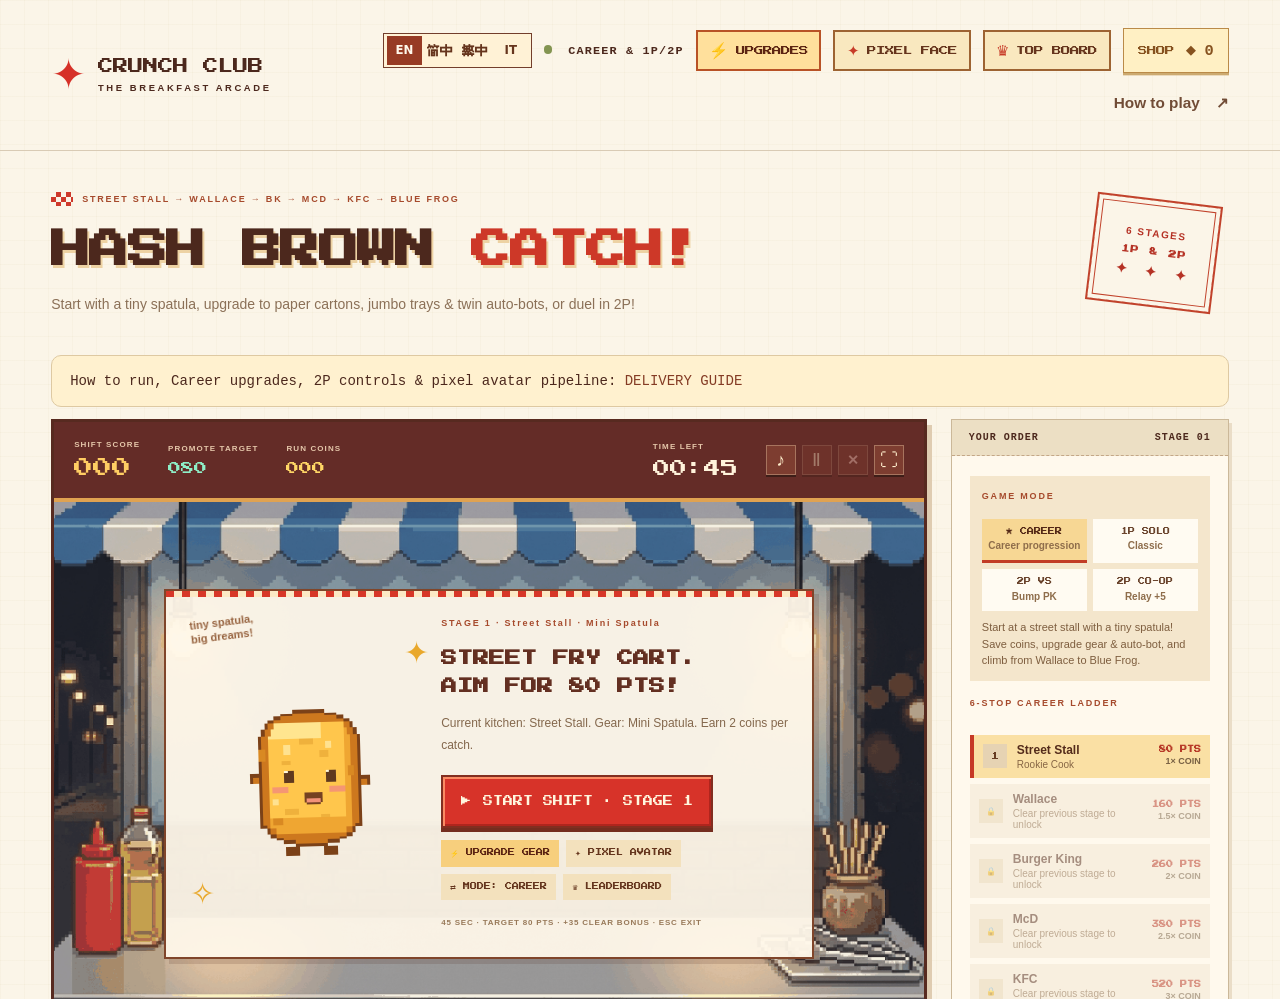
<file: index.html>
<!doctype html><html lang="en"><meta charset="utf-8"><meta name="viewport" content="width=device-width"><title>Hash Brown Catch</title><meta http-equiv="refresh" content="0; url=game/index.html"><p><a href="game/index.html">Play Hash Brown Catch</a></p></html>
</file>
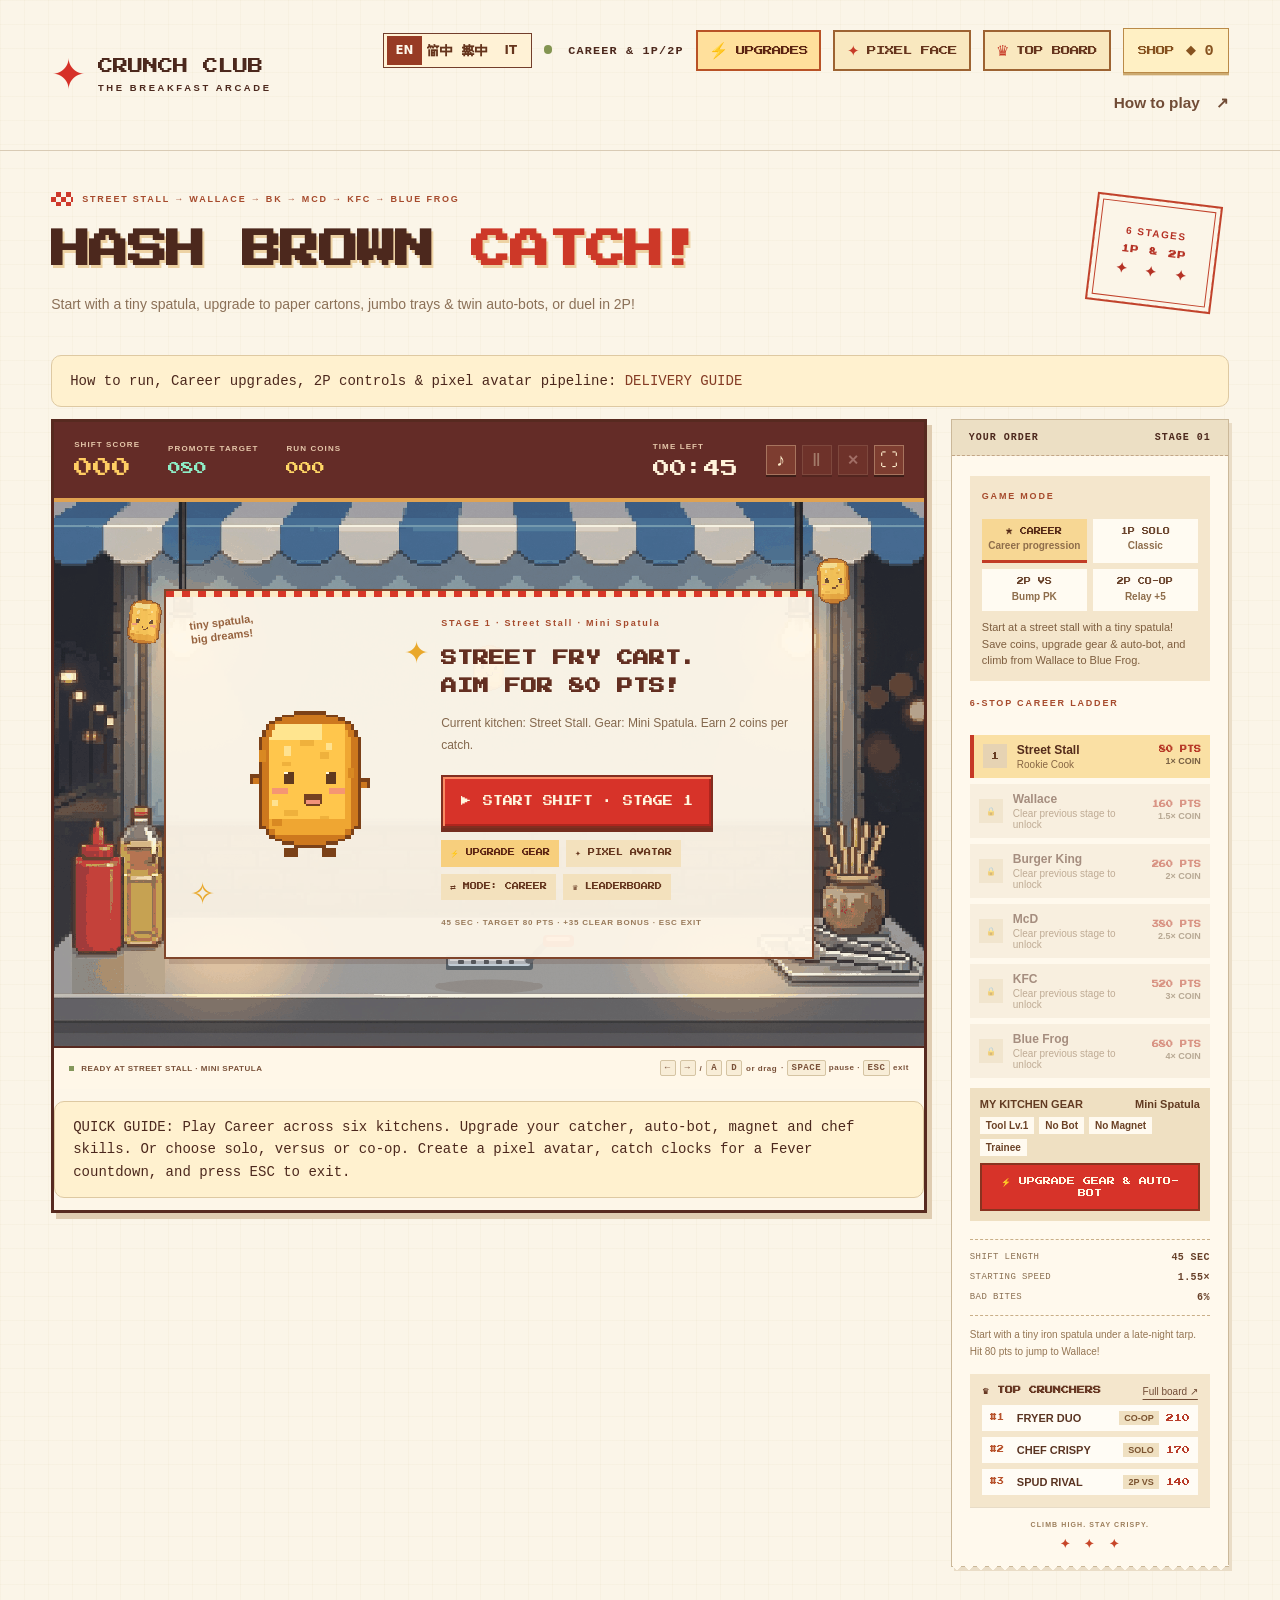
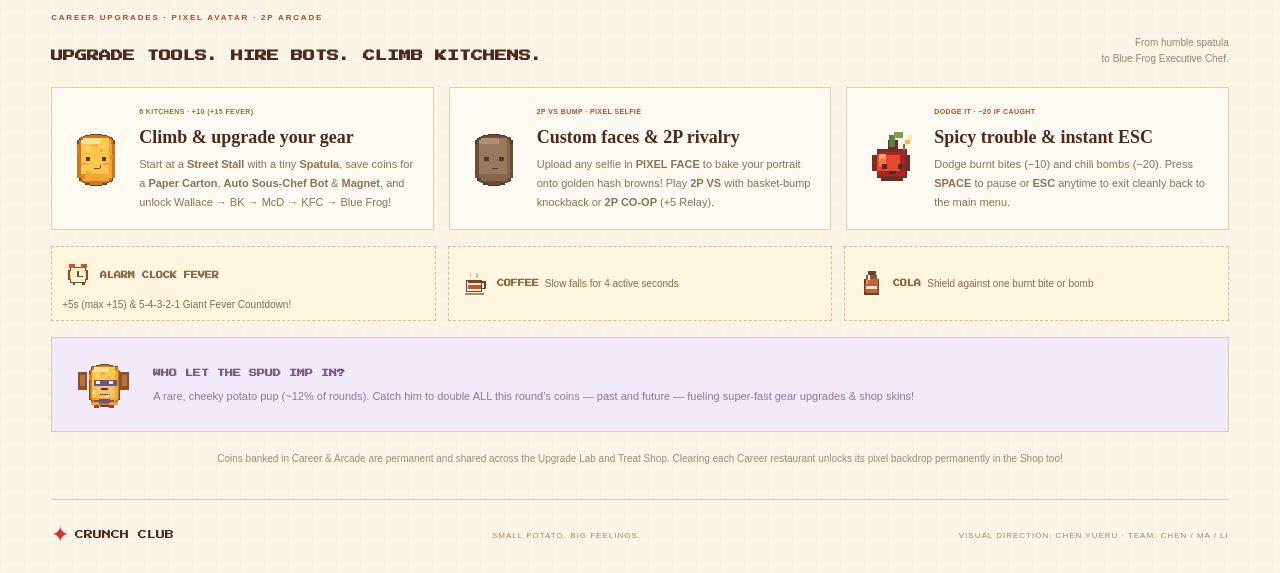
<file: game/index.html>
<!DOCTYPE html>
<html lang="en" translate="no">
<head>
<meta charset="utf-8"/>
<meta content="notranslate" name="google"/>
<meta content="width=device-width, initial-scale=1" name="viewport"/>
<meta content="#f9f1df" name="theme-color"/>
<meta content="Small potato. Big feelings. Climb the 6-stage Career from Street Cart to Wallace, Burger King, McD, KFC &amp; Blue Frog, upgrade from spatula to twin auto-catchers, bake your pixel face, and rule the leaderboard!" name="description"/>
<title>Hash Brown Catch - 2026-11-19</title>
<link href="assets/favicon.svg" rel="icon" type="image/svg+xml"/>
<link href="style.css" rel="stylesheet"/>
<link href="shop.css" rel="stylesheet"/>
<link href="arcade.css?v=header118" rel="stylesheet"/>
<script src="i18n.js?v=italiano1"></script>
<script defer="" src="assets/p5.min.js"></script>
<script defer="" src="game-core.js"></script>
<script defer="" src="economy.js"></script>
<script defer="" src="arcade.js"></script>
<script defer="" src="game.js"></script>
<script defer="" src="shop.js"></script>
<style>.stage-banner{padding:10px 18px;text-align:center;background:#733e2b;color:#fff5df;font:600 12px/1.6 monospace;letter-spacing:.04em}.stage-note{padding:14px 18px;background:#fff1cf;border:1px solid #dec9a2;border-radius:10px;font:14px/1.6 monospace;margin:12px 0}.stage-note a{color:#843b24} [hidden]{display:none!important}</style>
<style>#language-toggle{min-width:66px;position:relative;z-index:20}.language-dock{position:fixed!important;right:16px;top:12px;z-index:2147483647!important;background:#fff3d4;border:2px solid #8d392b;padding:10px 16px;border-radius:8px;color:#733e2b;cursor:pointer}dialog .language-dock{position:absolute!important;top:14px;right:54px}html.i18n-loading body{visibility:hidden}</style>
<link rel="stylesheet" href="chinese-type.css?v=display-actions"/>
</head>
<body>
<header class="site-header">
  <a aria-label="Crunch Club home" class="brand" href="#"><span aria-hidden="true" class="brand-mark">✦</span><span>CRUNCH CLUB<small>THE BREAKFAST ARCADE</small></span></a>
  <div class="header-right">
    <div class="language-picker" role="group" aria-label="Language / 語言" data-language-control>
      <button type="button" lang="en" data-lang="en" aria-pressed="false">EN</button>
      <button type="button" lang="zh-CN" data-lang="zh" aria-pressed="false">简中</button>
      <button type="button" lang="zh-HK" data-lang="zh-HK" aria-pressed="false">繁中</button>
      <button type="button" lang="it" data-lang="it" aria-pressed="false">IT</button>
    </div>
    <span class="open-sign"><i></i> CAREER &amp; 1P/2P</span>
    <button aria-label="Open catcher and automation upgrade lab" class="arcade-pill upgrade-pill" id="upgrade-button" type="button"><i aria-hidden="true">⚡</i><span>UPGRADES</span></button>
    <button aria-label="Customize pixel potato avatar" class="arcade-pill" id="avatar-button" type="button"><i aria-hidden="true">✦</i><span>PIXEL FACE</span></button>
    <button aria-label="Open Hall of Fame leaderboard" class="arcade-pill" id="leaderboard-button" type="button"><i aria-hidden="true">♛</i><span>TOP BOARD</span></button>
    <button aria-label="Open the shop" class="wallet-button" id="shop-button" type="button"><span>SHOP</span> <b>◈ <span id="wallet-coins">000</span></b></button>
    <button class="text-button" id="how-button" type="button">How to play <span aria-hidden="true">↗</span></button>
  </div>
</header>
<main>
<section aria-labelledby="page-title" class="intro">
  <div>
    <p class="eyebrow"><span class="checker-mini"></span> STREET STALL → WALLACE → BK → MCD → KFC → BLUE FROG</p>
    <h1 id="page-title">HASH BROWN <span>CATCH!</span></h1>
    <p class="intro-copy">Start with a tiny spatula, upgrade to paper cartons, jumbo trays &amp; twin auto-bots, or duel in 2P!</p>
  </div>
  <div class="intro-stamp"><span>6 STAGES</span><strong>1P &amp; 2P</strong><span class="stamp-stars">✦ &nbsp; ✦ &nbsp; ✦</span></div>
</section>
<p class="stage-note">How to run, Career upgrades, 2P controls &amp; pixel avatar pipeline: <a href="delivery.html">DELIVERY GUIDE</a></p>
<section aria-label="Breakfast arcade" class="game-layout">
<div class="game-shell">
  <div class="scoreboard">
    <div class="score-cell" id="primary-score-cell"><span id="score-label">SCORE</span><strong id="score">000</strong></div>
    <div class="score-cell best-cell" id="secondary-score-cell"><span id="best-label">STAGE TARGET</span><strong id="best">080</strong></div>
    <div class="score-cell coin-cell"><span>RUN COINS</span><strong id="run-coins">000</strong></div>
    <div class="timer-cell"><span>TIME LEFT</span><strong id="timer">00:45</strong></div>
    <div class="game-controls">
      <button aria-label="Mute sound" aria-pressed="false" class="icon-button" id="sound-button" title="Mute sound" type="button">♪</button>
      <button aria-label="Pause game" class="icon-button" disabled="" id="pause-button" title="Pause game (SPACE)" type="button">Ⅱ</button>
      <button aria-label="Exit to menu (ESC)" class="icon-button exit-btn" disabled="" id="exit-button" title="Exit to menu (ESC)" type="button">✕</button>
      <button aria-label="Enter fullscreen" class="icon-button" id="fullscreen-button" title="Fullscreen" type="button">⛶</button>
    </div>
  </div>
  <div class="playfield" id="playfield">
    <div aria-label="Game canvas: move catchers to catch golden hash browns" id="canvas-host" role="application" tabindex="0"></div>
    <div class="screen-layer" id="start-screen">
      <div class="welcome-card">
        <div class="welcome-art" id="welcome-art">
          <div class="welcome-duo">
            <canvas aria-label="Player 1 pixel hash brown mascot" class="mascot-art" height="200" id="mascot-art-p1" width="180"></canvas>
            <canvas aria-label="Player 2 pixel hash brown mascot" class="mascot-art duo-secondary" height="200" hidden="" id="mascot-art-p2" width="180"></canvas>
          </div>
          <span class="mascot-bubble" id="mascot-bubble">start small,<br/>climb big!</span>
          <span class="sparkle sparkle-one">✦</span>
          <span class="sparkle sparkle-two">✧</span>
        </div>
        <div class="welcome-copy">
          <p class="mini-label" id="welcome-mode-pill">STAGE 1 · Street Stall · MINI SPATULA</p>
          <h2 id="welcome-headline">FROM STREET STALL<br/>TO BLUE FROG.</h2>
          <p id="welcome-desc">Catch with a tiny spatula, save coins for a Paper Carton &amp; Auto Sous-Chef Bot, and unlock all 6 iconic kitchens!</p>
          <button class="primary-button" id="start-button" type="button"><span aria-hidden="true">▶</span> <span id="start-button-label">START SHIFT · STAGE 1</span></button>
          <div class="welcome-quick-actions">
            <button class="chip-button accent-chip" id="welcome-upgrade-button" type="button">⚡ UPGRADE GEAR</button>
            <button class="chip-button" id="welcome-avatar-button" type="button">✦ PIXEL AVATAR</button>
            <button class="chip-button" id="welcome-mode-button" type="button">⇄ MODE: CAREER</button>
            <button class="chip-button" id="welcome-board-button" type="button">♛ LEADERBOARD</button>
          </div>
          <span class="start-note" id="start-note">45 SEC · TARGET 80 PTS · ESC TO EXIT</span>
        </div>
      </div>
    </div>
    <div class="screen-layer" hidden="" id="pause-screen">
      <div class="modal-card pause-card">
        <span class="mini-label">TAKE A LITTLE BREATHER</span>
        <h2>ON A<br/>COFFEE BREAK.</h2>
        <p>Your potatoes can wait. Press SPACE to resume, or ESC to exit straight to the menu.</p>
        <button class="primary-button" id="resume-button" type="button">▶ BACK TO THE CRUNCH</button>
        <button class="text-button" id="quit-button" type="button">Finish shift &amp; view results</button>
        <button class="text-button" id="pause-exit-button" type="button">Exit to main menu (ESC)</button>
      </div>
    </div>
    <div class="screen-layer" hidden="" id="results-screen">
      <div class="modal-card results-card">
        <p class="mini-label" id="result-eyebrow">ORDER UP!</p>
        <h2 id="result-heading">STAY GOLDEN.</h2>
        <div class="career-result-box" hidden="" id="career-result-box">
          <div class="career-result-headline" id="career-result-headline">STAGE CLEARED!</div>
          <div class="career-result-sub" id="career-result-sub">Ready for the next kitchen!</div>
          <div class="career-result-actions">
            <button class="quick-upgrade-btn" id="results-quick-upgrade" type="button">⚡ UPGRADE GEAR</button>
            <button class="text-button" id="results-open-upgrades" type="button">All upgrades ↗</button>
          </div>
        </div>
        <div class="duel-summary" hidden="" id="duel-summary">
          <div class="duel-side p1" id="duel-p1-card">
            <canvas height="52" id="duel-p1-canvas" width="40"></canvas>
            <span id="duel-p1-name">P1</span>
            <strong id="duel-p1-score">000</strong>
          </div>
          <div class="duel-vs" id="duel-vs-label">VS</div>
          <div class="duel-side p2" id="duel-p2-card">
            <canvas height="52" id="duel-p2-canvas" width="40"></canvas>
            <span id="duel-p2-name">P2</span>
            <strong id="duel-p2-score">000</strong>
          </div>
        </div>
        <div class="result-score"><span id="result-score-caption">YOUR SCORE</span><strong id="final-score">000</strong></div>
        <div class="board-submit-box">
          <div class="board-submit-row">
            <input aria-label="Leaderboard player or team name" id="board-name-input" maxlength="12" placeholder="CRISPY P1" type="text"/>
            <button class="small-button" id="board-save-button" type="button">♛ SAVE TO BOARD</button>
            <button class="text-button" id="results-board-button" type="button">Leaderboard ↗</button>
          </div>
          <span class="board-save-status" id="board-save-status">Record your pixel potato on the Hall of Fame!</span>
        </div>
        <div class="earnings-receipt">
          <strong id="round-earnings">+0 COINS BANKED</strong>
          <span id="round-boost"></span>
          <span id="result-wallet">WALLET 0 COINS</span>
          <button class="text-button" id="results-shop-button" type="button">Cosmetic shop &amp; scenes ↗</button>
        </div>
        <p id="result-message">Small potato. Big achievement.</p>
        <div class="result-stats">
          <div><strong id="final-caught">0</strong><span>CAUGHT</span></div>
          <div><strong id="final-missed">0</strong><span>MASHED</span></div>
          <div><strong id="final-hazards">0</strong><span>OOPSIES</span></div>
          <div><strong id="final-streak">0</strong><span id="final-fourth-label">BEST STREAK</span></div>
        </div>
        <p class="record-message" id="record-message"></p>
        <button class="primary-button" id="replay-button" type="button">↻ PLAY AGAIN · R</button>
        <button class="text-button" id="menu-button" type="button">Back to the menu · ESC</button>
      </div>
    </div>
    <div class="loading-error" hidden="" id="loading-error">Our fryer needs a moment. Please reload to try again.</div>
    <span class="live-badge" hidden="" id="live-badge">STAGE 1 · STREET CART</span>
    <span class="combo-badge" hidden="" id="combo-badge">5 IN A ROW!</span>
    <span aria-live="polite" class="power-status" id="power-status"></span>
  </div>
  <div class="game-bottom">
    <span><b class="status-dot"></b><span id="game-status">YOUR SPATULA IS READY</span></span>
    <span class="controls-hint" id="controls-hint"><kbd>←</kbd><kbd>→</kbd> / <kbd>A</kbd><kbd>D</kbd> move <span class="desktop-hint">· <kbd>SPACE</kbd> pause · <kbd>ESC</kbd> exit</span></span>
  </div>
  <div class="stage-note" role="note">QUICK GUIDE: Play Career across six kitchens. Upgrade your catcher, auto-bot, magnet and chef skills. Or choose solo, versus or co-op. Create a pixel avatar, catch clocks for a Fever countdown, and press ESC to exit.</div>
</div>
<aside aria-labelledby="difficulty-heading" class="order-panel">
  <div class="panel-top"><span>YOUR ORDER</span><span id="panel-order-tag">CAREER</span></div>
  <div class="panel-content">
    <div class="mode-selector-block">
      <p class="mini-label">GAME MODE</p>
      <div aria-label="Choose player mode" class="mode-tabs" role="group">
        <button aria-pressed="true" class="mode-tab selected" data-play-mode="career" type="button"><strong>★ CAREER</strong><small>Career progression</small></button>
        <button aria-pressed="false" class="mode-tab" data-play-mode="1p" type="button"><strong>1P SOLO</strong><small>Classic</small></button>
        <button aria-pressed="false" class="mode-tab" data-play-mode="2p-vs" type="button"><strong>2P VS</strong><small>Bump PK</small></button>
        <button aria-pressed="false" class="mode-tab" data-play-mode="2p-coop" type="button"><strong>2P CO-OP</strong><small>Relay +5</small></button>
      </div>
      <p class="mode-note" id="mode-description">Start with a mini spatula at a street stall, upgrade gear &amp; auto-bot, and climb to Blue Frog!</p>
    </div>

    <div class="career-panel" id="career-panel">
      <p class="mini-label">6-STOP CAREER LADDER</p>
      <div aria-label="Career stages" class="career-stage-list" id="career-stage-list" role="group"></div>
      <div class="career-loadout-card">
        <div class="career-loadout-row">
          <span>MY KITCHEN GEAR</span>
          <strong id="panel-gear-summary">Mini Spatula</strong>
        </div>
        <div class="career-loadout-tags" id="panel-upgrade-tags"></div>
        <button class="career-upgrade-cta" id="panel-upgrade-button" type="button">⚡ UPGRADE GEAR &amp; AUTO-BOT</button>
      </div>
    </div>

    <div hidden="" id="arcade-difficulty-panel">
      <p class="mini-label">HOW CRISPY CAN YOU GO?</p>
      <h2 id="difficulty-heading">PICK YOUR <br/>BREAKFAST RUSH.</h2>
      <div aria-label="Choose difficulty" class="difficulty-list" role="group">
        <button aria-pressed="false" class="difficulty" data-level="easy" type="button"><span class="level-icon">☀</span><span><strong>EASY</strong><small>A slow, sunny morning</small></span><span class="level-dots">●○○○</span></button>
        <button aria-pressed="true" class="difficulty selected" data-level="medium" type="button"><span class="level-icon">✦</span><span><strong>MEDIUM</strong><small>A little breakfast bustle</small></span><span class="level-dots">●●○○</span></button>
        <button aria-pressed="false" class="difficulty" data-level="hard" type="button"><span class="level-icon">ϟ</span><span><strong>HARD</strong><small>The diner is getting busy</small></span><span class="level-dots">●●●○</span></button>
        <button aria-pressed="false" class="difficulty" data-level="hell" type="button"><span class="level-icon">♨</span><span><strong>HELL</strong><small>Someone broke the fryer</small></span><span class="level-dots">●●●●</span></button>
        <button aria-pressed="false" class="difficulty custom-choice" data-level="custom" type="button"><span class="level-icon">⚙</span><span><strong>CUSTOM</strong><small>Your kitchen. Your rules.</small></span><span class="custom-arrow">↗</span></button>
      </div>
      <div class="custom-settings" hidden="" id="custom-settings">
        <label>FALL SPEED <output id="speed-value">2.4×</output><input id="speed-setting" max="6" min="0.7" step="0.1" type="range" value="2.4"/></label>
        <label>DROPS / SECOND <output id="rate-value">1.3</output><input id="rate-setting" max="4" min="0.5" step="0.1" type="range" value="1.3"/></label>
        <label>HAZARDS <output id="hazards-value">15%</output><input id="hazards-setting" max="45" min="0" step="1" type="range" value="15"/></label>
        <label>ROUND LENGTH<select id="duration-setting"><option value="30">30 seconds</option><option selected="" value="60">60 seconds</option><option value="90">90 seconds</option><option value="120">120 seconds</option></select></label>
      </div>
    </div>

    <div class="order-summary">
      <div><span id="summary-label-1">SHIFT LENGTH</span><strong id="round-summary">45 SEC</strong></div>
      <div><span id="summary-label-2">STARTING SPEED</span><strong id="speed-summary">1.55×</strong></div>
      <div><span id="summary-label-3">BAD BITES</span><strong id="hazard-summary">6%</strong></div>
    </div>
    <p class="difficulty-description" id="difficulty-description">Start with a tiny iron spatula under a late-night tarp. Hit 80 pts to jump to Wallace!</p>
    <p class="locked-note" hidden="" id="locked-note">Kitchen settings are locked during a shift.</p>
    <div class="mini-board">
      <div class="mini-board-head">
        <strong>♛ TOP CRUNCHERS</strong>
        <button class="text-button" id="panel-board-button" type="button">Full board ↗</button>
      </div>
      <div class="mini-board-rows" id="mini-board-rows"></div>
    </div>
    <div class="panel-footer">CLIMB HIGH. STAY CRISPY.<span>✦ &nbsp; ✦ &nbsp; ✦</span></div>
  </div>
</aside>
</section>
<section aria-labelledby="how-heading" class="instructions" id="how-to-play">
  <div class="section-heading">
    <p class="eyebrow">CAREER UPGRADES · PIXEL AVATAR · 2P ARCADE</p>
    <h2 id="how-heading">UPGRADE TOOLS. HIRE BOTS. CLIMB KITCHENS.</h2>
    <span>From humble spatula<br/>to Blue Frog Executive Chef.</span>
  </div>
  <div class="rules-grid">
    <article class="rule-card"><canvas aria-label="Golden hash brown" data-item="golden" height="88" width="80"></canvas><div><span class="rule-tag good-tag">6 KITCHENS · +10 (+15 FEVER)</span><h3>Climb &amp; upgrade your gear</h3><p>Start at a <b>Street Stall</b> with a tiny <b>Spatula</b>, save coins for a <b>Paper Carton</b>, <b>Auto Sous-Chef Bot</b> &amp; <b>Magnet</b>, and unlock Wallace → BK → McD → KFC → Blue Frog!</p></div></article>
    <article class="rule-card"><canvas aria-label="Burnt hash brown" data-item="burnt" height="88" width="80"></canvas><div><span class="rule-tag">2P VS BUMP · PIXEL SELFIE</span><h3>Custom faces &amp; 2P rivalry</h3><p>Upload any selfie in <b>PIXEL FACE</b> to bake your portrait onto golden hash browns! Play <b>2P VS</b> with basket-bump knockback or <b>2P CO-OP</b> (+5 Relay).</p></div></article>
    <article class="rule-card"><canvas aria-label="Chili bomb" data-item="bomb" height="88" width="80"></canvas><div><span class="rule-tag">DODGE IT · −20 IF CAUGHT</span><h3>Spicy trouble &amp; instant ESC</h3><p>Dodge burnt bites (−10) and chili bombs (−20). Press <b>SPACE</b> to pause or <b>ESC</b> anytime to exit cleanly back to the main menu.</p></div></article>
  </div>
  <div class="bonus-rules">
    <span><canvas data-bonus="clock" height="54" width="48"></canvas><b>ALARM CLOCK FEVER</b> +5s (max +15) &amp; 5-4-3-2-1 Giant Fever Countdown!</span>
    <span><canvas data-bonus="coffee" height="54" width="48"></canvas><b>COFFEE</b> Slow falls for 4 active seconds</span>
    <span><canvas data-bonus="cola" height="54" width="48"></canvas><b>COLA</b> Shield against one burnt bite or bomb</span>
  </div>
  <div class="imp-note">
    <canvas data-dog="0" height="84" width="80"></canvas>
    <div><b>WHO LET THE SPUD IMP IN?</b><p>A rare, cheeky potato pup (~12% of rounds). Catch him to double ALL this round’s coins — past and future — fueling super-fast gear upgrades &amp; shop skins!</p></div>
  </div>
  <p class="rules-footnote">Coins banked in Career &amp; Arcade are permanent and shared across the Upgrade Lab and Treat Shop. Clearing each Career restaurant unlocks its pixel backdrop permanently in the Shop too!</p>
</section>
<footer class="site-footer">
  <a class="brand" href="#"><span class="brand-mark">✦</span><span>CRUNCH CLUB</span></a>
  <span>SMALL POTATO. BIG FEELINGS.</span>
  <span>VISUAL DIRECTION: CHEN YUERU · TEAM: CHEN / MA / LI</span>
</footer>
</main>

<dialog id="help-dialog">
  <div class="help-content">
    <button aria-label="Close instructions" class="dialog-close icon-button" id="close-help" type="button">×</button>
    <p class="mini-label">WELCOME TO THE CLUB</p>
    <h2>CLIMB, UPGRADE &amp;<br/>PARTY TOGETHER.</h2>
    <ol>
      <li><strong>Climb the 6-Kitchen Career.</strong> Start at the <em>Street Stall</em> holding a tiny <em>Mini Spatula</em>. Hit the stage score target to get promoted through <em>Wallace → Burger King → McD → KFC → Blue Frog</em> with rising wages and new restaurant backdrops!</li>
      <li><strong>Upgrade Gear &amp; Twin Auto-Catcher.</strong> Spend earned coins in <em>⚡ UPGRADES</em> (or directly on the Results card) for wider tools (<em>Paper Fry Carton → Wire Basket → Jumbo Gold Tray</em>), an <em>Auto Sous-Chef Bot</em> that catches alongside you, and <em>Crispy Magnet</em>!</li>
      <li><strong>Bake your Pixel Potato Face &amp; Play 2P.</strong> Upload any photo in <em>PIXEL FACE</em>, battle in <em>2P VS</em> (`A/D` vs `←/→`), or team up in <em>2P CO-OP</em>.</li>
      <li><strong>Trigger Alarm Clock Fever &amp; Quick ESC.</strong> Catching an Alarm Clock triggers a giant 5-4-3-2-1 Fever Rush (+15 pts, zero hazards). Press <code>ESC</code> anytime to exit to the menu.</li>
    </ol>
    <p>All skins in the Treat Shop apply immediately on click and save locally in this browser.</p>
    <button class="primary-button" id="help-got-it" type="button">GOT IT. LET'S CRUNCH.</button>
  </div>
</dialog>

<dialog aria-labelledby="upgrade-heading" id="upgrade-dialog">
  <div class="studio-content">
    <button aria-label="Close upgrade lab" class="dialog-close icon-button" id="close-upgrade" type="button">×</button>
    <div class="studio-head">
      <div>
        <p class="mini-label">KITCHEN GEAR &amp; AUTOMATION LAB</p>
        <h2 id="upgrade-heading">UPGRADE TOOLS &amp;<br/>CLIMB KITCHENS.</h2>
      </div>
      <div class="upgrade-wallet-pill">
        <span>AVAILABLE COINS</span>
        <strong>◈ <span id="upgrade-wallet">0</span></strong>
      </div>
    </div>
    <div aria-label="Career stages quick select" class="career-ribbon" id="dialog-career-ribbon" role="group"></div>
    <p class="studio-status" id="upgrade-status" role="status">Upgrade your spatula, hire an Auto Sous-Chef Bot to catch together, and conquer Blue Frog!</p>
    <div class="upgrade-tracks-grid" id="upgrade-tracks-grid"></div>
    <div class="board-footer">
      <div style="display:flex;gap:14px;flex-wrap:wrap">
        <button class="text-button" id="demo-grant-button" type="button">Tutor demo: +800 ◈ &amp; unlock 6 kitchens</button>
        <button class="text-button" id="reset-career-button" type="button">Reset career progress</button>
      </div>
      <button class="primary-button" id="upgrade-done" type="button">▶ READY TO FRY</button>
    </div>
  </div>
</dialog>

<dialog aria-labelledby="avatar-heading" id="avatar-dialog">
  <div class="studio-content">
    <button aria-label="Close pixel avatar studio" class="dialog-close icon-button" id="close-avatar" type="button">×</button>
    <div class="studio-head">
      <div>
        <p class="mini-label">BAYER DITHER PIXELIZER</p>
        <h2 id="avatar-heading">PIXEL POTATO<br/>AVATAR STUDIO.</h2>
      </div>
    </div>
    <div aria-label="Choose player avatar slot" class="slot-tabs" role="tablist">
      <button aria-selected="true" data-avatar-slot="p1" id="avatar-slot-p1" role="tab" type="button">PLAYER 1 POTATO</button>
      <button aria-selected="false" data-avatar-slot="p2" id="avatar-slot-p2" role="tab" type="button">PLAYER 2 POTATO</button>
    </div>
    <div class="studio-grid">
      <div class="studio-preview-card">
        <canvas aria-label="Animated custom pixel hash brown preview" height="182" id="avatar-potato-preview" width="140"></canvas>
        <div class="matrix-row">
          <canvas aria-label="24 by 24 quantized pixel face matrix" height="72" id="avatar-grid-preview" width="72"></canvas>
          <span>24×24 PIXEL<br/>FACE MATRIX</span>
        </div>
      </div>
      <div class="studio-controls">
        <div class="studio-field">
          <label for="avatar-player-name">PLAYER DISPLAY NAME</label>
          <input id="avatar-player-name" maxlength="12" placeholder="PLAYER 1" type="text" value="PLAYER 1"/>
        </div>
        <div class="studio-field">
          <label>1. UPLOAD AVATAR OR SNAP PHOTO</label>
          <div class="upload-row">
            <label class="file-upload-label" for="avatar-file-input">↑ UPLOAD IMAGE</label>
            <input accept="image/*" hidden="" id="avatar-file-input" type="file"/>
            <button class="small-button" id="avatar-cam-button" type="button">WEBCAM SELFIE</button>
            <button class="small-button" id="avatar-demo-button" type="button">DEMO PORTRAIT</button>
          </div>
        </div>
        <div class="cam-box" hidden="" id="avatar-cam-box">
          <video autoplay="" id="avatar-video" muted="" playsinline=""></video>
          <div class="upload-row">
            <button class="small-button" id="avatar-snap-button" type="button">SNAP PIXEL FACE</button>
            <button class="small-button" id="avatar-cam-cancel" type="button">CANCEL</button>
          </div>
        </div>
        <div class="studio-field">
          <label>2. OR PICK INSTANT PIXEL PRESET</label>
          <div class="preset-row">
            <button class="small-button preset-btn active" data-avatar-preset="classic" type="button">CLASSIC</button>
            <button class="small-button preset-btn" data-avatar-preset="scholar" type="button">SCHOLAR</button>
            <button class="small-button preset-btn" data-avatar-preset="chef" type="button">CHEF</button>
            <button class="small-button preset-btn" data-avatar-preset="cool" type="button">SHADES</button>
          </div>
        </div>
        <div class="studio-field">
          <label>3. PIXEL PALETTE &amp; CROP TUNING</label>
          <div class="style-row" style="margin-bottom:8px">
            <button class="small-button style-btn active" data-avatar-style="crispy" type="button">CRISPY GOLD EMBOSS</button>
            <button class="small-button style-btn" data-avatar-style="arcade" type="button">16-BIT ARCADE COLOR</button>
          </div>
          <div class="sliders-row">
            <label>FACE ZOOM <output id="avatar-zoom-val">1.2×</output><input id="avatar-zoom" max="2.2" min="1.0" step="0.1" type="range" value="1.2"/></label>
            <label>CONTRAST <output id="avatar-contrast-val">1.2×</output><input id="avatar-contrast" max="1.7" min="0.8" step="0.05" type="range" value="1.2"/></label>
          </div>
        </div>
      </div>
    </div>
    <p class="studio-status" id="avatar-status" role="status">Upload any photo to auto-generate a crispy 24×24 pixel potato head!</p>
    <div class="studio-actions">
      <button class="primary-button" id="avatar-save-button" type="button">✓ SAVE PIXEL POTATO</button>
    </div>
  </div>
</dialog>

<dialog aria-labelledby="leaderboard-heading" id="leaderboard-dialog">
  <div class="studio-content">
    <button aria-label="Close leaderboard" class="dialog-close icon-button" id="close-leaderboard" type="button">×</button>
    <div class="studio-head">
      <div>
        <p class="mini-label">CRUNCH CLUB HALL OF FAME</p>
        <h2 id="leaderboard-heading">TOP POTATO<br/>LEADERBOARD.</h2>
      </div>
    </div>
    <div aria-label="Filter leaderboard by mode" class="board-tabs" role="tablist">
      <button aria-selected="true" data-board-filter="all" role="tab" type="button">ALL MODES</button>
      <button aria-selected="false" data-board-filter="career" role="tab" type="button">CAREER</button>
      <button aria-selected="false" data-board-filter="1p" role="tab" type="button">1P SOLO</button>
      <button aria-selected="false" data-board-filter="2p-vs" role="tab" type="button">2P VS PK</button>
      <button aria-selected="false" data-board-filter="2p-coop" role="tab" type="button">2P CO-OP</button>
    </div>
    <div class="leaderboard-list" id="leaderboard-list" role="tabpanel"></div>
    <div class="board-footer">
      <button class="text-button" id="reset-board-button" type="button">Reset to house targets</button>
      <button class="primary-button" id="leaderboard-done" type="button">BACK TO THE DINER</button>
    </div>
  </div>
</dialog>

<dialog aria-labelledby="shop-heading" id="shop-dialog">
  <div class="shop-content">
    <button aria-label="Close shop" class="dialog-close icon-button" id="close-shop" type="button">×</button>
    <div class="shop-heading">
      <div><p class="mini-label">YOUR CRUNCH, YOUR WAY</p><h2 id="shop-heading">THE LITTLE<br/>TREAT SHOP.</h2></div>
      <div class="shop-wallet"><span>YOUR WALLET</span><strong>◈ <span id="shop-wallet">0</span></strong><small>Earn coins in Career &amp; Arcade.</small></div>
    </div>
    <p class="shop-note" id="save-note">Click any unlocked scene or outfit to apply it immediately to the diner behind this window!</p>
    <div aria-label="Shop categories" class="shop-tabs" role="tablist">
      <button aria-selected="true" data-category="scene" role="tab" type="button">SCENES</button>
      <button aria-selected="false" data-category="flavour" role="tab" type="button">FLAVOURS</button>
      <button aria-selected="false" data-category="ghost" role="tab" type="button">GHOSTS</button>
      <button aria-selected="false" data-category="bomb" role="tab" type="button">BOMBS</button>
    </div>
    <div class="shop-message" id="shop-message" role="status">Make a little breakfast money. Buy a little joy.</div>
    <div class="shop-grid" id="shop-grid" role="tabpanel"></div>
    <div class="custom-color-panel" hidden="" id="custom-color-panel">
      <label for="ghost-color">YOUR GHOST COLOR</label>
      <input id="ghost-color" type="color" value="#ffbdce"/>
      <button class="small-button" id="save-ghost-color" type="button">SAVE COLOR</button>
      <canvas height="60" id="custom-ghost-preview" width="50"></canvas>
    </div>
    <div class="shop-rumour">
      <div class="pup-lineup"><canvas data-dog="0" height="78" width="70"></canvas><canvas data-dog="1" height="78" width="70"></canvas><canvas data-dog="2" height="78" width="70"></canvas></div>
      <div><b>THREE FACES. ONE LITTLE TROUBLEMAKER.</b><p>Spud Imp visits in about 12% of rounds, wearing one of three original outfits. Catch him: all this round’s coins ×2. No extra charge. Just a little luck.</p></div>
    </div>
    <button class="primary-button shop-done" id="shop-done" type="button">BACK TO THE DINER</button>
  </div>
</dialog>
<div aria-live="polite" class="sr-only" id="announcer"></div>
</body>
</html>
</file>
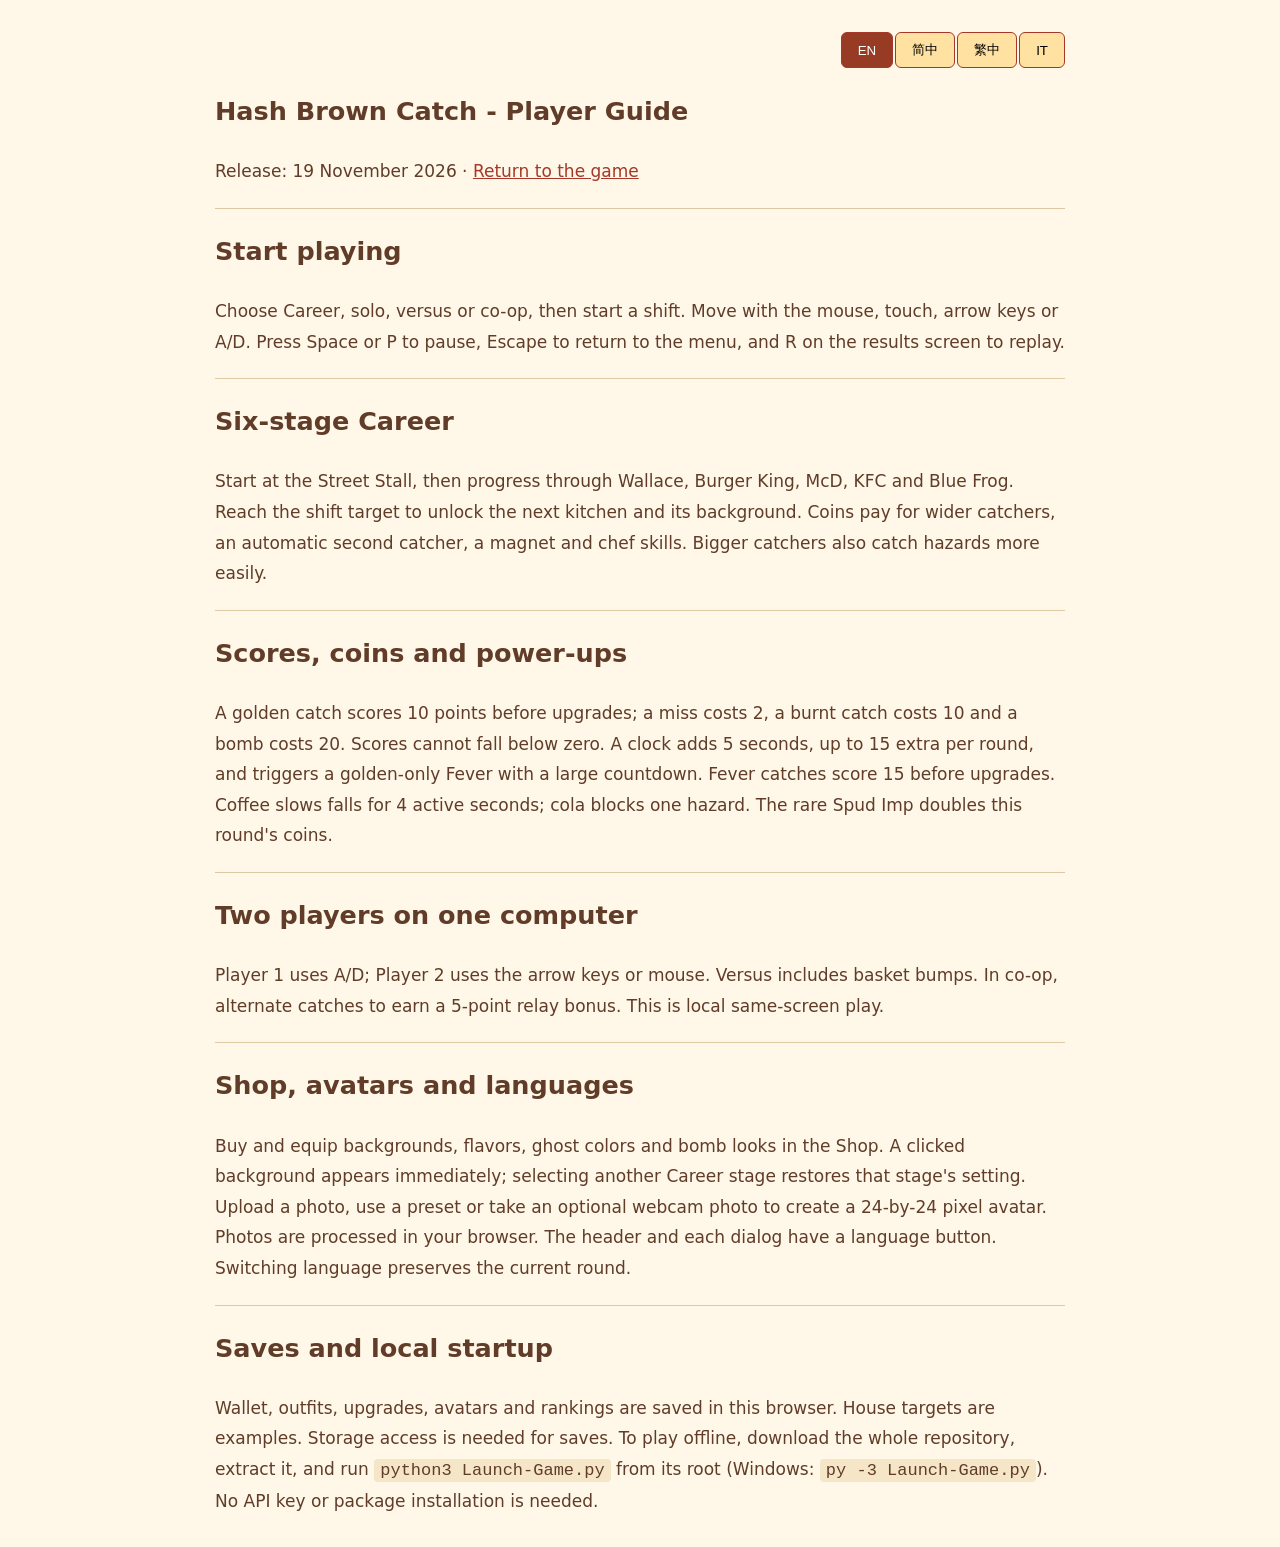
<file: game/delivery.html>
<!doctype html><html lang="en"><head><meta charset="utf-8"><meta name="viewport" content="width=device-width,initial-scale=1"><title>Hash Brown Catch - Guide</title><script src="i18n.js?v=italiano1"></script><style>body{max-width:850px;margin:32px auto;padding:0 24px;background:#fff7e7;color:#603c29;font:17px/1.8 system-ui,sans-serif}a{color:#a53828}button{float:right;padding:8px 16px;background:#ffe1a2;border:1px solid #a53828;border-radius:6px;cursor:pointer}h2{border-top:1px solid #dec9a2;padding-top:20px}kbd,code{background:#f5e6c8;padding:2px 6px;border-radius:4px}[hidden]{display:none!important}.language-picker{display:flex;justify-content:flex-end;gap:2px}.language-picker button[aria-pressed=true]{background:#973b24;color:white}</style><link rel="stylesheet" href="chinese-type.css?v=reading-mode-2"/>
</head><body>
<div class="language-picker" role="group" aria-label="Language / 語言" data-language-control>
      <button type="button" lang="en" data-lang="en" aria-pressed="false">EN</button>
      <button type="button" lang="zh-CN" data-lang="zh" aria-pressed="false">简中</button>
      <button type="button" lang="zh-HK" data-lang="zh-HK" aria-pressed="false">繁中</button>
      <button type="button" lang="it" data-lang="it" aria-pressed="false">IT</button>
    </div>
<article id="guide-en" data-user-text>
<h1>Hash Brown Catch - Player Guide</h1><p>Release: 19 November 2026 · <a href="index.html?lang=en">Return to the game</a></p>
<h2>Start playing</h2><p>Choose Career, solo, versus or co-op, then start a shift. Move with the mouse, touch, arrow keys or A/D. Press Space or P to pause, Escape to return to the menu, and R on the results screen to replay.</p>
<h2>Six-stage Career</h2><p>Start at the Street Stall, then progress through Wallace, Burger King, McD, KFC and Blue Frog. Reach the shift target to unlock the next kitchen and its background. Coins pay for wider catchers, an automatic second catcher, a magnet and chef skills. Bigger catchers also catch hazards more easily.</p>
<h2>Scores, coins and power-ups</h2><p>A golden catch scores 10 points before upgrades; a miss costs 2, a burnt catch costs 10 and a bomb costs 20. Scores cannot fall below zero. A clock adds 5 seconds, up to 15 extra per round, and triggers a golden-only Fever with a large countdown. Fever catches score 15 before upgrades. Coffee slows falls for 4 active seconds; cola blocks one hazard. The rare Spud Imp doubles this round's coins.</p>
<h2>Two players on one computer</h2><p>Player 1 uses A/D; Player 2 uses the arrow keys or mouse. Versus includes basket bumps. In co-op, alternate catches to earn a 5-point relay bonus. This is local same-screen play.</p>
<h2>Shop, avatars and languages</h2><p>Buy and equip backgrounds, flavors, ghost colors and bomb looks in the Shop. A clicked background appears immediately; selecting another Career stage restores that stage's setting. Upload a photo, use a preset or take an optional webcam photo to create a 24-by-24 pixel avatar. Photos are processed in your browser. The header and each dialog have a language button. Switching language preserves the current round.</p>
<h2>Saves and local startup</h2><p>Wallet, outfits, upgrades, avatars and rankings are saved in this browser. House targets are examples. Storage access is needed for saves. To play offline, download the whole repository, extract it, and run <code>python3 Launch-Game.py</code> from its root (Windows: <code>py -3 Launch-Game.py</code>). No API key or package installation is needed.</p>
</article>
<article id="guide-zh" data-user-text hidden>
<h1>薯饼接接乐 · 玩家指南</h1><p>版本日期：2026年11月19日 · <a href="index.html?lang=zh">返回游戏</a></p>
<h2>开始游玩</h2><p>选择升职闯关、单人经典、双人对战或双人合作，然后开始班次。使用鼠标、触控、方向键或左右字母键移动。空格键或暂停键可暂停，退出键可返回菜单，结算界面可按重玩键再来一局。具体键位见游戏下方提示。</p>
<h2>六站升职路线</h2><p>从街边摊出发，依次晋升华莱士、汉堡王、麦当劳、肯德基和蓝蛙。达到班次目标后，解锁下一间厨房及对应背景。金币可升级接取工具、自动助手、磁铁与厨师技能。工具越大，也越容易误接危险物。</p>
<h2>得分、金币与道具</h2><p>未升级时，接住金黄薯饼加10分；漏接扣2分，误接焦薯饼扣10分，炸弹扣20分。得分最低为零。闹钟增加5秒，单局累计最多增加15秒，并触发带醒目倒计时的狂热状态。狂热期间只掉落金黄薯饼，未升级时每次接取加15分。咖啡减缓下落，持续4秒游戏时间；可乐抵挡一次危险物。稀有的薯薯小捣蛋可使本局金币翻倍。</p>
<h2>同一台电脑上的双人游戏</h2><p>玩家一使用左右字母键，玩家二使用方向键或鼠标。对战模式支持篮子碰撞；合作模式中交替接取可获得额外5分接力奖励。两人共用同一屏幕。</p>
<h2>商店、头像与语言切换</h2><p>在商店购买并装备背景、口味、幽灵颜色与炸弹外观。点击背景会立即应用；主动切换闯关关卡后，恢复该关卡的场景。可上传照片、选择预设，或自愿使用摄像头拍照，制作24×24像素头像。照片在浏览器内处理。页面顶部及各弹窗都有语言按钮，切换时保留当前对局。</p>
<h2>存档与本地启动</h2><p>钱包、外观、升级、头像和排行榜保存在当前浏览器。示例目标不是其他玩家的真实成绩。存档需要浏览器允许本地存储。离线游玩时，下载并解压整个仓库，从仓库根目录运行启动脚本即可，无需接口密钥或安装额外依赖。</p>
</article>
<article id="guide-zh-HK" data-user-text hidden>
<h1>薯餅接接樂 · 玩家指南</h1><p>版本日期：2026年11月19日 · <a href="index.html?lang=zh-HK">返回遊戲</a></p>
<h2>開始遊玩</h2><p>選擇升職闖關、單人經典、雙人對戰或雙人合作，然後開始班次。使用鼠標、觸控、方向鍵或左右字母鍵移動。空格鍵或暫停鍵可暫停，退出鍵可返回菜單，結算界面可按重玩鍵再來一局。具體鍵位見遊戲下方提示。</p>
<h2>六站升職路線</h2><p>從街邊攤出發，依次晉昇華萊士、漢堡王、麥當勞、肯德基和藍蛙。達到班次目標後，解鎖下一間廚房及對應背景。金幣可升級接取工具、自動助手、磁鐵與廚師技能。工具越大，也越容易誤接危險物。</p>
<h2>得分、金幣與道具</h2><p>未升級時，接住金黃薯餅加10分；漏接扣2分，誤接焦薯餅扣10分，炸彈扣20分。得分最低為零。鬧鐘增加5秒，單局累計最多增加15秒，並觸發帶醒目倒計時的狂熱狀態。狂熱期間只掉落金黃薯餅，未升級時每次接取加15分。咖啡減緩下落，持續4秒遊戲時間；可樂抵擋一次危險物。稀有的薯薯小搗蛋可使本局金幣翻倍。</p>
<h2>同一台電腦上的雙人遊戲</h2><p>玩家一使用左右字母鍵，玩家二使用方向鍵或鼠標。對戰模式支持籃子碰撞；合作模式中交替接取可獲得額外5分接力獎勵。兩人共用同一屏幕。</p>
<h2>商店、頭像與語言切換</h2><p>在商店購買並裝備背景、口味、幽靈顏色與炸彈外觀。點擊背景會立即應用；主動切換闖關關卡後，恢復該關卡的場景。可上傳照片、選擇預設，或自願使用攝像頭拍照，製作24×24像素頭像。照片在瀏覽器內處理。頁面頂部及各彈窗都有語言按鈕，切換時保留當前對局。</p>
<h2>存檔與本地啓動</h2><p>錢包、外觀、升級、頭像和排行榜保存在當前瀏覽器。示例目標不是其他玩家的真實成績。存檔需要瀏覽器允許本地存儲。離線遊玩時，下載並解壓整個倉庫，從倉庫根目錄運行啓動腳本即可，無需接口密鑰或安裝額外依賴。</p>
</article>
<article id="guide-it" lang="it" data-user-text hidden>
<h1>Hash Brown Catch · Guida al gioco</h1><p>Edizione del 19 novembre 2026 · <a href="index.html?lang=it">Torna al gioco</a></p>
<h2>Ai fornelli</h2><p>Scegli Carriera, Solitaria, Duello o Cooperativa e inizia il turno. Muovi il cestino con il mouse, il dito, le frecce o A/D. Premi spazio o P per la pausa, Esc per tornare al menu e R per rigiocare dalla schermata dei risultati.</p>
<h2>Sei cucine per fare carriera</h2><p>Parti dal chiosco e passa da Wallace, Burger King, McD e KFC fino al Blue Frog. Raggiungi il punteggio richiesto per sbloccare la cucina successiva e il suo scenario. Con le monete puoi acquistare attrezzi più larghi, un robot, un magnete e abilità da chef. Un cestino largo raccoglie più facilmente anche i pericoli!</p>
<h2>Punti, monete e bonus</h2><p>Una patata dorata vale 10 punti prima dei potenziamenti. Se ti sfugge perdi 2 punti. Una patata bruciata costa 10 punti e una bomba 20. Il punteggio minimo è zero. Le sveglie aggiungono 5 secondi, fino a 15 per turno, e attivano la frenesia: cadono solo patate dorate da 15 punti prima dei potenziamenti. Il caffè rallenta le cadute per 4 secondi di gioco e la cola protegge da un pericolo. Il raro cucciolo di patata raddoppia le monete del turno.</p>
<h2>Due giocatori, uno schermo</h2><p>Il giocatore 1 usa A/D e il giocatore 2 le frecce o il mouse. In Duello puoi urtare il cestino avversario. In Cooperativa alternate le prese per guadagnare 5 punti staffetta.</p>
<h2>Negozio, avatar e lingue</h2><p>Nel negozio puoi cambiare scenario, gusto, colore dei fantasmi e aspetto delle bombe. Gli scenari si applicano subito. Se cambi livello in Carriera, torna lo sfondo di quella cucina. Per creare un avatar da 24×24 pixel, scegli un ritratto pronto, carica una foto o usa la webcam. Le immagini vengono elaborate nel browser. Puoi cambiare lingua dalla barra in alto o dalle finestre di gioco anche durante un turno.</p>
<h2>Salvataggi e gioco offline</h2><p>Il browser conserva portafoglio, aspetti, potenziamenti, avatar e classifica sul dispositivo. I punteggi di riferimento sono esempi. Abilita il salvataggio locale per conservare i progressi. Per giocare offline, scarica e decomprimi l’intero progetto. Dalla cartella principale esegui <code>python3 Launch-Game.py</code> oppure, su Windows, <code>py -3 Launch-Game.py</code>.</p>
</article>
<script>function showGuide(){const lang=CrunchI18n.language;for(const article of document.querySelectorAll('article'))article.hidden=article.id!=='guide-'+lang;document.title=document.querySelector('article:not([hidden]) h1').textContent;}window.addEventListener('crunch-language-change',showGuide);document.addEventListener('DOMContentLoaded',showGuide);</script>
</body></html>
</file>
<file: game/style.css>
@font-face{font-family:Pixel;src:url('assets/pixel.ttf') format('truetype');font-display:swap}*{box-sizing:border-box}html{scroll-behavior:smooth}body{margin:0;background:#fbf5e8;color:#4c281d;font-family:Arial,Helvetica,sans-serif;font-size:14px;background-image:linear-gradient(#d9c49c15 1px,transparent 1px),linear-gradient(90deg,#d9c49c15 1px,transparent 1px);background-size:24px 24px}button,a,input,select{-webkit-tap-highlight-color:transparent}button{font:inherit;cursor:pointer}button:disabled{cursor:default}button:focus-visible,a:focus-visible,input:focus-visible,select:focus-visible,#canvas-host:focus-visible{outline:3px solid #c54421;outline-offset:5px}button{touch-action:manipulation}a{color:inherit;text-decoration:none}[hidden]{display:none!important}.site-header{max-width:1440px;margin:auto;padding:24px 4%;display:flex;align-items:center;justify-content:space-between;border-bottom:1px solid #d9cbb5}.brand{display:flex;align-items:center;gap:10px;font-family:Pixel,monospace;font-size:13px;line-height:1.5;white-space:nowrap}.brand small{display:block;font-family:Arial,sans-serif;font-size:8px;letter-spacing:2.2px;font-weight:700;margin-top:3px}.brand-mark{font-family:Arial,sans-serif;font-size:36px;color:#d63128;line-height:1}.header-right{display:flex;align-items:center;gap:38px}.open-sign{font-family:monospace;font-size:10px;letter-spacing:1px;font-weight:700}.open-sign i{display:inline-block;background:#839451;width:7px;height:7px;border-radius:50%;margin-right:7px}.text-button{background:none;border:0;padding:8px 0;font-size:12px;color:#714c36;text-decoration:underline;text-underline-offset:4px}.header-right .text-button{text-decoration:none;font-weight:700;font-size:13px}.header-right .text-button span{margin-left:10px}main{max-width:1440px;padding:0 4%;margin:auto}.intro{display:flex;align-items:center;justify-content:space-between;gap:20px;padding:40px 0 28px}.eyebrow,.mini-label{font-size:9px;letter-spacing:1.8px;font-weight:800;color:#a64a2c;line-height:1.8;margin:0 0 14px}.eyebrow{display:flex;gap:9px;align-items:center}.checker-mini{width:22px;height:14px;display:inline-block;background:conic-gradient(#ce392b 25%,transparent 0 50%,#ce392b 0 75%,transparent 0);background-size:10px 10px}h1{font-family:Pixel,monospace;font-size:clamp(22px,3.1vw,43px);line-height:1.5;letter-spacing:-1.8px;margin:0 0 12px;text-shadow:2px 3px 0 #edd2a3}h1 span{color:#cd3828}.intro-copy{font-size:14px;color:#8b7057;margin:0;line-height:1.6}.intro-stamp{display:flex;flex-direction:column;justify-content:center;align-items:center;min-width:126px;height:108px;border:2px solid #c1422b;color:#b53225;transform:rotate(7deg);position:relative;margin-right:12px;background:#fbf5e8;box-shadow:inset 0 0 0 4px #fbf5e8,inset 0 0 0 5px #c1422b;gap:9px;font-size:10px;font-weight:800;letter-spacing:1.5px}.intro-stamp strong{font-family:Pixel;font-size:8px}.stamp-stars{font-size:14px;line-height:1}.game-layout{display:grid;grid-template-columns:minmax(0,1fr) 278px;gap:24px;align-items:start}.game-shell{border:3px solid #572a20;box-shadow:5px 6px 0 #dfccb1;min-width:0;background:#fdf6e8}.scoreboard{background:#642c27;color:#fff2d7;display:flex;align-items:center;gap:28px;padding:15px 20px;border-bottom:4px solid #e0a251;min-height:80px}.score-cell{display:flex;flex-direction:column;gap:8px}.score-cell>span,.timer-cell>span{font-size:8px;letter-spacing:1.1px;font-weight:700;color:#e5c7aa}.score-cell strong,.timer-cell strong{font-family:Pixel,monospace;font-size:19px;font-weight:400;line-height:1.2;color:#ffcd63;font-variant-numeric:tabular-nums}.best-cell strong{font-size:13px;color:#f8e8c9}.timer-cell{margin-left:auto;display:flex;flex-direction:column;gap:8px}.timer-cell strong{color:#fff3db;font-size:17px}.timer-cell.low strong{color:#ffb09a}.game-controls{display:flex;gap:6px}.icon-button{border:1px solid #a7745e;background:#7d3d30;min-width:30px;height:30px;color:#ffefcd;font-size:18px;line-height:1;display:inline-flex;align-items:center;justify-content:center;padding:3px;box-shadow:0 2px 0 #3d1e18}.icon-button:hover:not(:disabled){background:#9b4a35}.icon-button:disabled{opacity:.4}.playfield{width:100%;aspect-ratio:8/5;position:relative;overflow:hidden;background:#f7dfa4 url('assets/diner.png') center/100% 100%;isolation:isolate}#canvas-host{position:absolute;inset:0;outline-offset:-4px}#canvas-host canvas{width:100%!important;height:100%!important;display:block;image-rendering:pixelated;touch-action:none}.screen-layer{position:absolute;inset:0;display:flex;align-items:center;justify-content:center;padding:24px;background:#fff3d515;z-index:3}.welcome-card{display:flex;align-items:center;justify-content:center;gap:12px;max-width:650px;width:94%;padding:24px 24px 26px;background:#fff8eaeF;border:2px solid #80452a;box-shadow:5px 5px 0 #542a222b;position:relative}.welcome-card:before,.modal-card:before{content:'';position:absolute;left:0;right:0;top:0;height:6px;background:repeating-linear-gradient(90deg,#d73728 0 8px,#fbe9c5 8px 16px)}.welcome-art{position:relative;width:40%;min-width:130px;align-self:stretch;display:flex;align-items:center;justify-content:center;padding-top:10px}.mascot-art{width:100%;max-width:180px;image-rendering:pixelated;position:relative;z-index:1;animation:bob 2.8s ease-in-out infinite}.mascot-bubble{position:absolute;top:0;left:0;transform:rotate(-7deg);font-size:11px;font-weight:700;line-height:1.3;color:#96623e;z-index:2}.sparkle{position:absolute;color:#e9a82b;font-size:30px}.sparkle-one{right:0;top:20px}.sparkle-two{left:0;bottom:20px}.welcome-copy{flex:1;min-width:0}.welcome-copy .mini-label{margin-bottom:12px}.welcome-copy h2{font-family:Pixel,monospace;line-height:1.8;font-size:clamp(9px,1.25vw,17px);margin:0 0 12px;color:#632f21}.welcome-copy p:not(.mini-label){font-size:12px;line-height:1.8;color:#84684d;margin:0 0 19px}.primary-button{background:#d73329;border:2px solid #822e20;box-shadow:inset 2px 2px 0 #fa8b63,inset -2px -2px 0 #af251d,0 4px 0 #742d1f;color:#fff6de;padding:16px 18px;font-family:Pixel,monospace;font-size:10px;line-height:1.7;transition:background .15s,transform .15s;display:inline-flex;justify-content:center;align-items:center;gap:12px}.primary-button:hover{background:#e7462e;transform:translateY(-1px)}.primary-button:active{transform:translateY(3px);box-shadow:inset 2px 2px 0 #fa8b63,0 1px 0 #742d1f}.start-note{display:block;font-size:8px;letter-spacing:.8px;color:#987959;margin-top:16px;font-weight:700;line-height:1.8}.game-bottom{background:#fff7e8;border-top:2px solid #572a20;display:flex;align-items:center;justify-content:space-between;padding:12px 15px;gap:10px;color:#795139;font-size:8px;letter-spacing:.5px;font-weight:700;min-height:43px}.game-bottom>span:first-child{display:flex;align-items:center;gap:7px}.status-dot{width:5px;height:5px;background:#84975b;display:inline-block}.controls-hint{display:flex;align-items:center;gap:4px}kbd{font-family:monospace;font-size:9px;padding:2px 4px;border:1px solid #d5c4a3;background:#f8edd7;border-radius:2px}.order-panel{background:#fff9ed;border:1px solid #cbb899;box-shadow:3px 4px 0 #eaddc7;position:relative}.order-panel:after{content:'';position:absolute;bottom:-7px;height:8px;left:-1px;right:-1px;background:linear-gradient(135deg,#fff9ed 25%,transparent 25%) -6px 0/12px 12px,linear-gradient(225deg,#fff9ed 25%,transparent 25%) -6px 0/12px 12px}.panel-top{padding:12px 17px;background:#ecdfc4;border-bottom:1px dashed #c3a787;display:flex;justify-content:space-between;font-family:monospace;font-size:10px;font-weight:700;letter-spacing:1px}.panel-content{padding:20px 18px 15px}.panel-content>.mini-label{font-size:7px;margin-bottom:8px;letter-spacing:1px}.panel-content h2{font-family:Pixel,monospace;font-size:12px;line-height:1.9;margin:0 0 18px}.difficulty-list{display:grid;gap:7px}.difficulty{display:flex;align-items:center;gap:10px;width:100%;text-align:left;padding:10px 9px;background:#fffcf4;border:1px solid #e2d1b4;min-height:53px;color:#68442d;transition:background .15s,border-color .15s}.difficulty:hover:not(:disabled){border-color:#ba6f45;background:#fff0d0}.difficulty.selected{background:#fae6b8;border:1px solid #b65e35;box-shadow:inset 3px 0 0 #c23c26}.difficulty:disabled{opacity:.65}.difficulty.selected:disabled{opacity:1}.level-icon{font-size:21px;width:24px;line-height:1;text-align:center;color:#b56b31}.difficulty>span:nth-child(2){display:flex;flex-direction:column;gap:6px}.difficulty strong{font-family:Pixel,monospace;font-size:8px;font-weight:400}.difficulty small{font-size:10px;color:#947453}.level-dots{font-family:monospace;letter-spacing:-1px;font-size:10px;margin-left:auto;color:#bd7c3b;white-space:nowrap}.custom-arrow{margin-left:auto;font-size:18px}.custom-choice{margin-top:3px;border-style:dashed}.custom-choice.selected{border-style:solid}.order-summary{border-top:1px dashed #c9af88;border-bottom:1px dashed #c9af88;margin:18px 0 10px;padding:12px 0;display:grid;gap:9px}.order-summary>div{display:flex;justify-content:space-between;align-items:center;font-family:monospace;font-size:9px;letter-spacing:.4px}.order-summary span{color:#8b7052}.order-summary strong{font-size:10px;color:#68412a}.difficulty-description{font-size:10px;line-height:1.7;color:#947553;margin:0 0 14px;min-height:34px}.panel-footer{border-top:1px solid #e8dcc7;padding-top:13px;font-size:7px;letter-spacing:1.1px;font-weight:700;text-align:center;color:#9c7e5b}.panel-footer span{display:block;font-size:12px;color:#c74629;margin-top:9px}.custom-settings{margin-top:14px;border-top:1px dashed #ccb48d;padding-top:14px;display:grid;gap:13px}.custom-settings label{display:block;font-size:8px;letter-spacing:.6px;font-weight:700}.custom-settings output{float:right;color:#c53c25}.custom-settings input{width:100%;margin:10px 0 0;accent-color:#bd3a24;cursor:pointer}.custom-settings select{width:100%;margin-top:8px;background:#fffaf0;border:1px solid #c9b897;padding:8px;color:#623b27;font-family:monospace;font-size:11px}.locked-note{font-size:10px;line-height:1.6;color:#ba572e}.instructions{padding:44px 0 32px}.section-heading{display:flex;position:relative;flex-wrap:wrap;gap:0 15px;justify-content:space-between;align-items:end;margin-bottom:20px}.section-heading .eyebrow{width:100%;margin-bottom:10px;font-size:8px}.section-heading h2{font-family:Pixel,monospace;font-size:12px;line-height:1.8;margin:0}.section-heading>span{font-size:10px;line-height:1.6;text-align:right;color:#9c8468}.rules-grid{display:grid;grid-template-columns:repeat(3,1fr);gap:15px}.rule-card{display:flex;gap:12px;align-items:center;background:#fffbf2;border:1px solid #dfcfb2;padding:18px 13px;min-width:0}.rule-card canvas{width:62px;height:68px;flex-shrink:0;image-rendering:pixelated}.rule-card h3{font-family:Georgia,serif;font-size:18px;margin:9px 0 7px;font-weight:700}.rule-card p{font-size:11px;line-height:1.7;color:#8c7154;margin:0}.rule-tag{font-size:7px;font-weight:800;letter-spacing:.4px;color:#b44b32;line-height:1.7;display:block}.good-tag{color:#6c813b}.rules-footnote{text-align:center;color:#a18a70;font-size:10px;line-height:1.7;margin:18px 0 0}.site-footer{padding:24px 0 28px;border-top:1px solid #deceb3;display:flex;align-items:center;justify-content:space-between;gap:16px}.site-footer .brand{font-size:9px;gap:6px}.site-footer .brand-mark{font-size:22px}.site-footer>span{font-size:8px;letter-spacing:1px;color:#a1876b}.footer-heart{color:#cb5135;margin-left:5px}.modal-card{position:relative;border:2px solid #79412b;background:#fff8eaf5;box-shadow:5px 5px 0 #4c2a232a;text-align:center;max-width:540px;width:90%;padding:28px 32px}.modal-card h2{font-family:Pixel,monospace;font-size:20px;line-height:1.8;margin:16px 0 18px}.modal-card p:not(.mini-label){font-size:12px;line-height:1.7;color:#906c50}.modal-card .text-button{display:block;margin:12px auto 0;font-size:11px}.result-score{display:flex;flex-direction:column;gap:13px;margin:14px 0}.result-score>span{font-size:8px;letter-spacing:2px;color:#9b7655;font-weight:700}.result-score strong{font-family:Pixel;font-size:40px;color:#cb3827;text-shadow:3px 3px 0 #f8d68b}.results-card{padding:22px 28px}.results-card h2{font-size:18px;margin:12px 0}.results-card>.mini-label{margin-bottom:7px}.result-stats{display:grid;grid-template-columns:repeat(4,1fr);gap:8px;border-top:1px dashed #d1ba92;border-bottom:1px dashed #d1ba92;padding:13px 0;margin:15px 0 0}.result-stats>div{display:flex;flex-direction:column;gap:9px}.result-stats strong{font-family:Pixel;font-size:12px}.result-stats span{font-size:7px;font-weight:700;color:#9b7757;letter-spacing:.3px}.results-card .record-message{font-size:9px;font-weight:700;color:#a06b21;min-height:15px;margin:8px 0 12px}.live-badge{position:absolute;left:14px;top:13px;z-index:1;background:#fffae7d9;border:1px solid #c9a971;padding:7px 9px;font-size:8px;letter-spacing:1px;font-weight:700;pointer-events:none}.combo-badge{position:absolute;left:50%;top:18px;transform:translateX(-50%);background:#f9d472;border:2px solid #9b5c24;color:#74421d;font-family:Pixel;font-size:10px;padding:10px;z-index:2;pointer-events:none}.loading-error{position:absolute;inset:0;background:#fff4df;padding:30px;display:flex;align-items:center;justify-content:center;z-index:10;text-align:center}.sr-only{position:absolute;width:1px;height:1px;padding:0;margin:-1px;overflow:hidden;clip:rect(0,0,0,0);white-space:nowrap;border:0}dialog{border:2px solid #693a26;padding:0;background:#fff7e8;color:#603a28;max-width:520px;width:calc(100% - 32px);box-shadow:8px 8px 0 #3d211a33}dialog::backdrop{background:#3e221c88;backdrop-filter:blur(3px)}.help-content{padding:32px;position:relative}.help-content h2{font-family:Pixel;line-height:1.8;font-size:18px;margin:0 0 20px}.dialog-close{position:absolute;right:12px;top:12px}.help-content ol{padding-left:20px;font-size:13px;line-height:1.7}.help-content li{padding:0 0 13px 5px}.help-content>p:not(.mini-label){font-size:12px;line-height:1.7;color:#947252}.help-content>.primary-button{margin-top:12px}.game-shell:fullscreen{width:100vw;height:100vh;display:flex;flex-direction:column;border:0;box-shadow:none;background:#38231d;justify-content:center}.game-shell:fullscreen .playfield{width:min(100vw,calc((100vh - 123px)*1.6));height:auto;flex:none;align-self:center}.game-shell:fullscreen .scoreboard,.game-shell:fullscreen .game-bottom{width:100%;max-width:calc((100vh - 123px)*1.6);align-self:center}.game-shell:fullscreen .welcome-copy h2{font-size:18px}.game-shell:fullscreen .welcome-card{max-width:650px}.game-shell:fullscreen .modal-card{max-width:540px}@keyframes bob{0%,100%{transform:translateY(0) rotate(-3deg)}50%{transform:translateY(-7px) rotate(3deg)}}@media(min-width:1400px){.scoreboard{min-height:84px}.panel-content{padding-top:23px;padding-bottom:19px}.difficulty{min-height:57px}.panel-content h2{margin-bottom:22px}.order-summary{margin-top:22px;padding:16px 0}.difficulty-description{margin-bottom:20px}}@media(max-width:1050px){.game-layout{grid-template-columns:minmax(0,1fr) 246px;gap:17px}.panel-content{padding:15px 13px}.difficulty{padding:9px 7px;gap:7px}.difficulty small{font-size:9px}.level-icon{width:19px;font-size:18px}.level-dots{font-size:9px}.scoreboard{gap:16px;padding:13px}.welcome-card{padding:20px 16px;gap:4px}.welcome-art{min-width:100px}.welcome-copy h2{font-size:11px}.welcome-copy p:not(.mini-label){font-size:10px;margin-bottom:13px}.primary-button{font-size:8px;padding:12px}.mascot-bubble{font-size:9px}.start-note{font-size:6px}.desktop-hint{display:none}.score-cell strong{font-size:16px}.best-cell strong{font-size:11px}.timer-cell strong{font-size:14px}.score-cell>span,.timer-cell>span{font-size:6px}.game-controls{gap:4px}.icon-button{min-width:26px;height:27px;font-size:16px}.game-bottom{font-size:6px;padding:10px}.rule-card{gap:7px;padding:14px 9px}.rule-card canvas{width:45px;height:50px}.rule-card h3{font-size:16px}.rule-card p{font-size:10px}.rule-tag{font-size:6px}.results-card{padding:16px}.results-card h2{font-size:14px;margin:5px 0}.result-score strong{font-size:29px}.result-score{gap:8px;margin:10px 0}.result-stats{padding:9px 0;margin:8px 0}.modal-card p:not(.mini-label){font-size:10px;margin:8px 0}.results-card .record-message{font-size:8px;margin:8px 0}.results-card .text-button{margin-top:7px}.pause-card h2{font-size:17px}.section-heading h2{font-size:10px}}@media(max-width:800px){.site-header{padding:18px 5%}.header-right{gap:15px}.open-sign{display:none}main{padding:0 5%}.intro{padding:28px 0 24px}.intro-stamp{min-width:104px;height:90px;font-size:8px}.intro-stamp strong{font-size:6px}h1{font-size:clamp(19px,4vw,32px);letter-spacing:-1px}.intro-copy{font-size:12px}.eyebrow{font-size:7px}.game-layout{grid-template-columns:1fr}.welcome-copy h2{font-size:16px}.welcome-copy p:not(.mini-label){font-size:12px}.primary-button{font-size:9px;padding:14px 16px}.welcome-card{padding:25px;max-width:580px}.welcome-art{min-width:135px}.mascot-bubble{font-size:11px}.start-note{font-size:8px}.scoreboard{min-height:75px;padding:14px 18px;gap:28px}.score-cell strong{font-size:19px}.best-cell strong{font-size:13px}.timer-cell strong{font-size:17px}.score-cell>span,.timer-cell>span{font-size:8px}.game-bottom{font-size:8px;padding:11px 14px}.icon-button{min-width:31px;height:30px;font-size:18px}.order-panel{margin-top:4px}.panel-top{padding:10px 16px}.panel-content{padding:16px}.panel-content>h2{font-size:11px;margin-bottom:13px}.panel-content>h2 br{display:none}.panel-content>.mini-label{margin-bottom:5px}.difficulty-list{grid-template-columns:repeat(5,1fr);gap:6px}.difficulty{flex-direction:column;padding:10px 4px;gap:8px;align-items:center;text-align:center}.difficulty>span:nth-child(2){gap:5px}.difficulty strong{font-size:7px}.difficulty small,.level-dots,.custom-arrow{display:none}.level-icon{font-size:20px;width:auto}.custom-choice{margin-top:0}.difficulty.selected{box-shadow:inset 0 -3px 0 #c23c26}.order-summary{display:flex;gap:16px;justify-content:space-between;margin:14px 0 7px;padding:10px 0}.order-summary>div{gap:10px}.order-summary span{font-size:8px}.difficulty-description{min-height:0;margin-bottom:0}.panel-footer{display:none}.custom-settings{grid-template-columns:repeat(2,1fr);gap:16px}.custom-settings select{padding:5px;margin-top:6px}.instructions{padding-top:36px}.section-heading>span{display:none}.rules-grid{gap:10px}.rule-card{flex-direction:column;align-items:start;padding:14px}.rule-card canvas{width:55px;height:61px}.rule-tag{font-size:6px}.rule-card h3{font-size:17px}.rule-card p{font-size:11px}.site-footer>span{font-size:7px;letter-spacing:.5px}.results-card{padding:25px;max-width:450px}.results-card h2{font-size:20px;margin:14px 0}.result-score strong{font-size:40px}.result-stats{padding:14px 0;margin:15px 0}.result-score{gap:12px}.modal-card p:not(.mini-label){font-size:12px}.results-card .record-message{margin:12px 0}.results-card .text-button{margin-top:12px}}@media(max-width:520px){.site-header .brand{font-size:10px}.brand-mark{font-size:29px}.brand small{font-size:6px;letter-spacing:1.5px}.header-right .text-button{font-size:11px}.intro{gap:5px}.intro-stamp{display:none}h1{font-size:22px;letter-spacing:-1px;line-height:1.7}.intro-copy{font-size:11px}.eyebrow{margin-bottom:9px;font-size:6px;letter-spacing:1.3px}.game-shell{border-width:2px;box-shadow:3px 4px 0 #dfccb1}.scoreboard{padding:11px 10px;gap:15px;min-height:69px}.score-cell strong{font-size:15px}.score-cell>span,.timer-cell>span{font-size:6px;letter-spacing:.6px}.best-cell strong{font-size:10px}.timer-cell strong{font-size:13px}.game-controls{gap:4px}.icon-button{min-width:25px;height:26px;font-size:16px}#fullscreen-button{display:none}.playfield{aspect-ratio:4/4.7}.screen-layer{padding:12px}.welcome-card{flex-direction:column;width:89%;gap:0;padding:16px 13px 22px;max-width:330px}.welcome-art{min-width:0;width:150px;height:147px;align-self:center;padding:0}.mascot-art{width:143px}.mascot-bubble{font-size:9px;left:-14px;top:8px}.sparkle-one{right:-7px;top:15px}.sparkle-two{bottom:15px;left:-10px}.welcome-copy{text-align:center}.welcome-copy .mini-label{font-size:7px;margin-bottom:8px}.welcome-copy h2{font-size:12px;line-height:1.8;margin-bottom:10px}.welcome-copy p:not(.mini-label){font-size:10px;margin-bottom:13px;line-height:1.7}.primary-button{font-size:8px;padding:12px 14px}.start-note{font-size:6px;margin-top:13px}.game-bottom{padding:10px 8px;font-size:6px;gap:6px}.controls-hint{font-size:7px}.controls-hint kbd{font-size:8px;padding:1px 3px}.panel-content{padding:14px}.difficulty{min-height:60px}.difficulty strong{font-size:6px}.order-summary{gap:8px}.order-summary>div{gap:6px;flex-direction:column;align-items:start}.order-summary span{font-size:7px}.order-summary strong{font-size:9px}.rules-grid{grid-template-columns:1fr}.rule-card{flex-direction:row;gap:16px;padding:16px}.rule-card canvas{width:60px;height:66px;align-self:center}.rule-tag{font-size:7px}.rule-card h3{font-size:19px}.rule-card p{font-size:11px}.section-heading h2{font-size:9px;line-height:2}.rules-footnote{text-align:left;font-size:9px}.site-footer{flex-wrap:wrap;gap:16px;padding-bottom:22px}.site-footer .brand{font-size:8px}.site-footer>span:last-child{width:100%;text-align:center;font-size:7px}.modal-card{width:92%;padding:24px 16px}.modal-card h2{font-size:17px}.results-card h2{font-size:15px}.result-score strong{font-size:38px}.result-stats span{font-size:6px}.result-stats strong{font-size:10px}.result-stats{gap:3px;padding:15px 0}.modal-card p:not(.mini-label){font-size:10px}.live-badge{left:9px;top:9px;font-size:6px;padding:6px}.combo-badge{font-size:7px;top:38px;white-space:nowrap}.help-content{padding:25px 22px}.help-content h2{font-size:14px}.help-content ol{font-size:12px}.game-shell:fullscreen .playfield{aspect-ratio:4/4.7;width:min(100vw,calc((100vh - 112px)*.851))}.game-shell:fullscreen .welcome-copy h2{font-size:12px}}@media(prefers-reduced-motion:reduce){*{scroll-behavior:auto!important}.mascot-art{animation:none}.primary-button{transition:none}}
</file>
<file: game/shop.css>
/* The Treat Shop — earned coins only. */
.wallet-button{display:flex;align-items:center;gap:10px;border:1px solid #ba8a48;background:#fff0c4;box-shadow:0 2px 0 #ccaa70;color:#86521f;padding:10px 12px;white-space:nowrap}.wallet-button>span{font-family:Pixel,monospace;font-size:8px}.wallet-button b{font-family:monospace;font-size:13px}.header-right{gap:20px}.coin-cell strong{font-size:13px;color:#ffd766}.power-status{position:absolute;right:12px;top:12px;font:bold 10px monospace;color:#fff5d7;background:#755036de;padding:6px 8px;pointer-events:none;max-width:65%;line-height:1.5}.power-status:empty{display:none}.earnings-receipt{border:1px dashed #d8b56d;background:#fff0ca;padding:10px;margin:10px 0;display:grid;gap:6px}.earnings-receipt strong{font-family:Pixel;font-size:10px;color:#ae6f21;line-height:1.6}.earnings-receipt span{font-size:8px;color:#97713a;letter-spacing:.6px}.earnings-receipt .text-button{margin:0!important;font-size:10px!important;padding:3px}.results-card{padding:16px 24px}.results-card h2{margin:8px 0;font-size:17px}.results-card .result-score{margin:8px 0;gap:8px}.results-card .result-score strong{font-size:30px}.results-card .result-stats{margin-top:8px;padding:10px 0}.results-card .record-message{margin:7px 0}.results-card .text-button{margin-top:7px}.bonus-rules{display:grid;grid-template-columns:repeat(3,1fr);gap:12px;margin-top:16px}.bonus-rules>span{display:flex;flex-wrap:wrap;align-items:center;gap:6px;background:#fff6df;border:1px dashed #d4bd91;padding:10px;font-size:10px;color:#886a46}.bonus-rules canvas{width:32px;height:36px;image-rendering:pixelated}.bonus-rules b{font-family:Pixel;font-size:7px}.imp-note{display:flex;gap:16px;align-items:center;margin-top:16px;padding:12px 20px;border:1px solid #d9c8b4;background:#f2e9f9}.imp-note canvas{width:65px;height:69px;image-rendering:pixelated;flex-shrink:0}.imp-note b{font-family:Pixel;font-size:8px;line-height:1.8;color:#7b5c88}.imp-note p{font-size:11px;line-height:1.7;color:#917791;margin:7px 0 0}#shop-dialog{max-width:840px;width:calc(100% - 32px);max-height:90vh;overflow:auto}.shop-content{padding:28px 30px;position:relative}.shop-heading{display:flex;align-items:center;justify-content:space-between;padding-right:16px;gap:14px}.shop-heading .mini-label{margin-bottom:8px}.shop-heading h2{font-family:Pixel;font-size:22px;line-height:1.7;margin:0;color:#703b27}.shop-wallet{display:flex;flex-direction:column;text-align:right;gap:10px;white-space:nowrap}.shop-wallet>span{font-size:8px;letter-spacing:1.5px;color:#ad8248}.shop-wallet strong{font-family:Pixel;font-size:22px;color:#b67c26}.shop-wallet small{font-size:10px;color:#9f825d}.shop-note{color:#a38563;font-size:10px;margin:15px 0 20px;line-height:1.8}.shop-tabs{display:flex;border-bottom:2px solid #ddc49e}.shop-tabs button{flex:1;border:0;background:#f3e6d0;padding:14px 5px;color:#956b43;font-family:Pixel;font-size:8px;border-bottom:3px solid transparent}.shop-tabs button[aria-selected=true]{background:#f7ddb0;color:#8d432b;border-color:#ce4c2e}.shop-message{font-size:11px;color:#9d754a;min-height:37px;padding:12px 0 9px;line-height:1.6}.shop-grid{display:grid;grid-template-columns:repeat(3,1fr);gap:13px}.shop-card{border:1px solid #ddc6a3;background:#fffcf4;padding:11px;display:flex;flex-direction:column;min-width:0}.shop-card.equipped{border:2px solid #b78c43;padding:10px;background:#fff2d0}.shop-item-art{height:120px;background:#f4e7cc;display:flex;align-items:center;justify-content:center;overflow:hidden}.shop-item-art img{width:100%;height:100%;object-fit:cover;image-rendering:pixelated}.shop-item-art canvas{max-width:100%;height:115px;image-rendering:pixelated}.shop-card h3{font-size:15px;line-height:1.4;margin:13px 0 6px;font-family:Georgia,serif}.shop-card p{font-size:10px;line-height:1.7;color:#a0815b;min-height:34px;margin:0 0 12px}.item-price{font-family:monospace;font-size:10px;font-weight:bold;color:#b57e2f;margin-top:auto;padding:8px 0}.small-button{border:1px solid #a86733;background:#f2d294;box-shadow:0 2px 0 #b58048;color:#764421;padding:10px 8px;font-family:Pixel;font-size:7px;line-height:1.8}.small-button:hover:not(:disabled){background:#f9dea9}.small-button:disabled{opacity:.7;background:#edddbc;box-shadow:none;border-color:#c0a478}.custom-color-panel{margin-top:15px;padding:12px;background:#f6eafa;border:1px solid #d8c2e1;display:flex;align-items:center;justify-content:space-between;gap:12px}.custom-color-panel label{font-family:Pixel;font-size:7px;line-height:1.8;color:#835c8b}.custom-color-panel input{width:55px;height:35px;border:1px solid #c3aacd;background:#fff}.custom-color-panel canvas{width:35px;height:42px;image-rendering:pixelated}.shop-rumour{display:flex;gap:16px;align-items:center;background:#f3eaf8;border:1px dashed #cdb6d3;padding:12px;margin:22px 0}.pup-lineup{display:flex;flex-shrink:0;gap:0}.pup-lineup canvas{width:48px;height:54px;image-rendering:pixelated}.shop-rumour b{font-family:Pixel;font-size:7px;line-height:2;color:#89658f}.shop-rumour p{font-size:10px;line-height:1.8;color:#987c9c;margin:6px 0 0}.shop-done{display:flex;margin:0 auto;font-size:9px}.wallet-button:focus-visible,.small-button:focus-visible,.shop-tabs button:focus-visible{outline:3px solid #b94c2e;outline-offset:3px}@media(max-width:1100px){.open-sign{display:none}.scoreboard{gap:15px}.coin-cell strong{font-size:11px}.shop-heading h2{font-size:19px}}@media(max-width:800px){.bonus-rules{gap:8px}.bonus-rules>span{font-size:9px;gap:5px;padding:8px}.bonus-rules canvas{width:28px;height:32px}.shop-content{padding:24px}.results-card{max-width:440px}.results-card h2{font-size:16px}.results-card .result-score strong{font-size:30px}}@media(max-width:520px){.header-right{gap:10px}.wallet-button{padding:8px;gap:6px}.wallet-button>span{font-size:6px}.wallet-button b{font-size:10px}.site-header .brand{font-size:8px}.brand small{font-size:5px;letter-spacing:.9px}.brand-mark{font-size:26px}.header-right .text-button{font-size:10px}.header-right .text-button span{margin-left:0}.best-cell{display:none}.coin-cell strong{font-size:11px}.scoreboard{gap:16px}.power-status{font-size:7px;top:9px;right:9px;padding:5px;max-width:65%}.bonus-rules{grid-template-columns:1fr}.bonus-rules>span{font-size:10px;gap:10px}.bonus-rules canvas{width:34px;height:38px}.imp-note{padding:12px;gap:10px}.imp-note b{font-size:6px}.imp-note p{font-size:10px}.imp-note canvas{width:50px;height:54px}.shop-content{padding:22px 15px}.shop-heading{gap:8px;padding-right:8px;align-items:flex-end}.shop-heading h2{font-size:14px}.shop-heading .mini-label{font-size:6px;letter-spacing:1px}.shop-wallet{gap:7px}.shop-wallet strong{font-size:16px}.shop-wallet small{font-size:7px}.shop-wallet>span{font-size:6px}.shop-note{font-size:9px;line-height:1.7;margin-bottom:14px}.shop-grid{grid-template-columns:repeat(2,1fr);gap:9px}.shop-tabs button{font-size:6px;padding:12px 2px}.shop-item-art{height:100px}.shop-item-art canvas{height:95px}.shop-card{padding:8px}.shop-card.equipped{padding:7px}.shop-card h3{font-size:14px}.shop-card p{font-size:9px}.small-button{font-size:6px;padding:8px 5px}.shop-rumour{flex-direction:column;gap:8px;align-items:start;padding:10px}.pup-lineup{align-self:center}.shop-rumour b{font-size:6px}.custom-color-panel{flex-wrap:wrap;gap:8px}.custom-color-panel label{font-size:6px}.custom-color-panel canvas{display:none}.results-card{width:96%;padding:17px 13px}.results-card h2{font-size:13px}.results-card .result-score strong{font-size:30px}.earnings-receipt{padding:8px;margin:8px 0;gap:5px}.earnings-receipt strong{font-size:8px}.earnings-receipt span{font-size:6px}.results-card .result-stats{padding:9px 0}.results-card .record-message{font-size:7px}}

.results-card{max-height:100%;overflow-y:auto}

@media(max-width:520px){.results-card{padding:12px}.results-card #result-message{display:none}.results-card h2{font-size:11px;line-height:1.5;margin:5px 0}.results-card>.mini-label{font-size:7px;margin-bottom:4px}.results-card .result-score{gap:5px;margin:6px 0}.results-card .result-score strong{font-size:26px}.results-card .earnings-receipt{padding:6px;gap:3px;margin:6px 0}.results-card .earnings-receipt strong{font-size:7px}.results-card .earnings-receipt .text-button{font-size:8px!important}.results-card .result-stats{padding:8px 0;margin-top:6px}.results-card .result-stats>div{gap:6px}.results-card .record-message{font-size:6px;min-height:10px;margin:5px 0}.results-card .primary-button{padding:9px 12px}.results-card .text-button{font-size:9px;margin-top:5px}}
</file>
<file: game/arcade.css>
/* Arcade Innovations Stylesheet: 6-Stage Fast-Food Career, Catcher/Bot Upgrade Lab, Pixel Avatar Studio, Multiplayer & Hall of Fame.
 * Uses tonal surface hierarchy and local Pixel display face (0 FAIL / 0 WARN under tasteskill lint).
 */
.header-right{gap:10px;flex-wrap:wrap;justify-content:flex-end}
.arcade-pill{display:inline-flex;align-items:center;gap:6px;border:2px solid #9d6332;background:#f9e8bf;color:#66351d;padding:9px 10px;font-family:Pixel,Arial,sans-serif;font-size:8px;line-height:1.4;white-space:nowrap}
.arcade-pill:hover{background:#ffe1a1}
.arcade-pill.upgrade-pill{background:#ffe09c;border-color:#b85226;color:#5c2412}
.arcade-pill.upgrade-pill:hover{background:#ffd273}
.arcade-pill i{font-style:normal;font-family:Arial,sans-serif;font-size:13px;line-height:1;color:#c73b28}

.welcome-duo{display:flex;align-items:flex-end;justify-content:center;gap:4px}
.mascot-art.duo-secondary{max-width:118px;animation-delay:-1.2s}
.mascot-art{max-width:160px}
.welcome-art.is-duo .mascot-art{max-width:112px}
.welcome-quick-actions{display:flex;flex-wrap:wrap;gap:7px;margin-top:12px}
.chip-button{border:0;background:#f3e1bd;color:#65361e;padding:8px 9px;font-family:Pixel,Arial,sans-serif;font-size:7px;line-height:1.5}
.chip-button:hover{background:#f8d28c;color:#4f2412}
.chip-button.accent-chip{background:#f7cf7d;color:#5b2312}

.score-cell.p1-accent strong{color:#ff9e8a}
.score-cell.p2-accent strong{color:#9bf0e6}
.score-cell.career-accent strong{color:#8ef0c8}
.icon-button.exit-btn{color:#ffd2c4;font-size:14px;font-weight:700}
.icon-button.exit-btn:hover:not(:disabled){background:#b63b2b;color:#fff8ea}

.mode-selector-block{margin-bottom:14px;padding:12px;background:#f4e6cc}
.mode-tabs{display:grid;grid-template-columns:repeat(2,1fr);gap:6px;margin-top:8px}
.mode-tab{display:flex;flex-direction:column;align-items:center;gap:4px;padding:8px 4px;background:#fffbf2;border:0;color:#6a442d;text-align:center;transition:background .15s}
.mode-tab strong{font-family:Pixel,Arial,sans-serif;font-size:7px;font-weight:400;line-height:1.4}
.mode-tab small{font-size:10px;font-weight:700;color:#8e6d4b;line-height:1.2}
.mode-tab:hover:not(:disabled){background:#ffecc6}
.mode-tab.selected{background:#f7d794;border-bottom:3px solid #c23c26;color:#542816}
.mode-tab:disabled{opacity:.6}
.mode-note{font-size:11px;line-height:1.5;color:#7e5e3f;margin:8px 0 0}

/* Career Ladder Panel inside Order Panel */
.career-panel{display:grid;gap:10px;margin-bottom:12px}
.career-stage-list{display:grid;gap:6px}
.career-stage-btn{display:grid;grid-template-columns:26px minmax(0,1fr) auto;align-items:center;gap:8px;width:100%;text-align:left;padding:8px 9px;background:#fffcf4;border:0;color:#5e3924;transition:background .15s}
.career-stage-btn:hover:not(:disabled){background:#ffedc9}
.career-stage-btn.active{background:#fae0a4;border-left:4px solid #c63925}
.career-stage-btn.cleared .career-step-num{background:#467d58;color:#fff8ea}
.career-stage-btn:disabled{opacity:.52;background:#f2e7d3}
.career-step-num{width:24px;height:24px;display:inline-flex;align-items:center;justify-content:center;background:#e6d3b3;color:#663c22;font-family:Pixel,Arial,sans-serif;font-size:8px}
.career-stage-info{min-width:0}
.career-stage-info strong{display:block;font-size:12px;font-weight:800;color:#542c1b;white-space:nowrap;overflow:hidden;text-overflow:ellipsis}
.career-stage-info small{display:block;font-size:10px;color:#876645;margin-top:2px}
.career-stage-meta{text-align:right;font-family:Arial,sans-serif;font-variant-numeric:tabular-nums}
.career-stage-meta b{display:block;font-family:Pixel,Arial,sans-serif;font-size:7px;color:#b83b28}
.career-stage-meta span{display:block;font-size:9px;font-weight:700;color:#786043;margin-top:3px}

.career-loadout-card{padding:10px;background:#efe0c2;display:grid;gap:7px}
.career-loadout-row{display:flex;justify-content:space-between;align-items:center;font-size:11px;font-weight:700;color:#623b22}
.career-loadout-tags{display:flex;flex-wrap:wrap;gap:5px}
.loadout-chip{font-size:10px;font-weight:700;padding:3px 6px;background:#fffaf0;color:#6b4125}
.career-upgrade-cta{width:100%;border:2px solid #8a3320;background:#d73329;color:#fff7e2;padding:10px 8px;font-family:Pixel,Arial,sans-serif;font-size:8px;line-height:1.5;text-align:center}
.career-upgrade-cta:hover:not(:disabled){background:#e7462e}
.career-upgrade-cta:disabled{opacity:.55}

.mini-board{margin-top:14px;padding:12px;background:#f4e6cc}
.mini-board-head{display:flex;justify-content:space-between;align-items:center;margin-bottom:8px}
.mini-board-head strong{font-family:Pixel,Arial,sans-serif;font-size:8px;color:#683924}
.mini-board-head button{padding:0;font-size:10px}
.mini-board-rows{display:grid;gap:6px}
.mini-board-row{display:flex;align-items:center;gap:7px;padding:6px 8px;background:#fffcf5;font-family:Arial,sans-serif;font-size:11px;font-variant-numeric:tabular-nums}
.mini-board-rank{font-family:Pixel,Arial,sans-serif;font-size:7px;color:#b8532c;min-width:20px}
.mini-board-name{font-weight:700;color:#5a3422;overflow:hidden;text-overflow:ellipsis;white-space:nowrap;flex:1}
.mini-board-mode{font-size:9px;font-weight:700;padding:2px 5px;background:#efe0c1;color:#7b5431}
.mini-board-score{font-family:Pixel,Arial,sans-serif;font-size:8px;color:#b83b28}

.duel-summary{display:grid;grid-template-columns:1fr auto 1fr;align-items:center;gap:10px;margin:10px 0;padding:10px 12px;background:#f7e5be}
.duel-side{display:flex;flex-direction:column;align-items:center;gap:4px}
.duel-side canvas{width:40px;height:50px;image-rendering:pixelated}
.duel-side span{font-family:Pixel,Arial,sans-serif;font-size:7px;color:#7c5233}
.duel-side strong{font-family:Pixel,Arial,sans-serif;font-size:15px;color:#b93727}
.duel-side.p2 strong{color:#266f6b}
.duel-side.winner{background:#ffdf94;padding:6px 8px}
.duel-vs{font-family:Pixel,Arial,sans-serif;font-size:9px;color:#9c6f44}

/* Results Career Promotion & One-Click Upgrade Hook */
.career-result-box{margin:8px 0;padding:11px 12px;background:#f8e6bd;display:grid;gap:8px;text-align:center}
.career-result-box.promoted{background:#dfeedf}
.career-result-headline{font-family:Pixel,Arial,sans-serif;font-size:9px;line-height:1.6;color:#7c331e}
.career-result-box.promoted .career-result-headline{color:#28613e}
.career-result-sub{font-size:12px;font-weight:700;color:#6a4629;line-height:1.45}
.career-result-actions{display:flex;flex-wrap:wrap;justify-content:center;gap:7px}
.quick-upgrade-btn{border:2px solid #964820;background:#ffcf70;color:#542612;padding:8px 11px;font-family:Pixel,Arial,sans-serif;font-size:7px;line-height:1.5}
.quick-upgrade-btn:hover:not(:disabled){background:#ffde96}

.board-submit-box{margin:10px 0;padding:10px;background:#f6ead2;display:grid;gap:7px}
.board-submit-row{display:flex;gap:6px;align-items:center;justify-content:center;flex-wrap:wrap}
.board-submit-row input{border:2px solid #bfa072;background:#fffdf8;color:#4f2b1d;padding:7px 9px;font-family:Pixel,Arial,sans-serif;font-size:8px;width:148px;text-transform:uppercase}
.board-save-status{font-size:10px;font-weight:700;color:#467a5c;min-height:14px}

#avatar-dialog,#leaderboard-dialog,#upgrade-dialog{max-width:780px;width:calc(100% - 28px);max-height:90vh;overflow:auto}
.studio-content{padding:24px 26px;position:relative}
.studio-head{display:flex;justify-content:space-between;align-items:flex-end;gap:12px;padding-right:28px;margin-bottom:14px;flex-wrap:wrap}
.studio-head h2{font-family:Pixel,Arial,sans-serif;font-size:17px;line-height:1.7;margin:4px 0 0;color:#683320}
.slot-tabs,.board-tabs{display:flex;border-bottom:2px solid #ddc49e;margin-bottom:14px;flex-wrap:wrap}
.slot-tabs button,.board-tabs button{flex:1;border:0;background:#f3e6d0;padding:10px 6px;color:#8e643d;font-family:Pixel,Arial,sans-serif;font-size:8px;border-bottom:3px solid transparent}
.slot-tabs button[aria-selected="true"],.board-tabs button[aria-selected="true"]{background:#f9dfaf;color:#883d25;border-color:#ce4c2e}

/* Upgrade Lab Dialog */
.upgrade-wallet-pill{background:#f5e3be;padding:9px 13px;text-align:right}
.upgrade-wallet-pill span{display:block;font-size:9px;font-weight:800;color:#8c653b}
.upgrade-wallet-pill strong{font-family:Pixel,Arial,sans-serif;font-size:16px;color:#b86b14}
.career-ribbon{display:grid;grid-template-columns:repeat(6,1fr);gap:6px;margin-bottom:14px}
.ribbon-stop{padding:8px 5px;background:#f2e4c9;border:0;text-align:center;color:#6f4b2e}
.ribbon-stop strong{display:block;font-size:11px;font-weight:800;white-space:nowrap;overflow:hidden;text-overflow:ellipsis}
.ribbon-stop small{display:block;font-size:9px;color:#8c6b4a;margin-top:3px}
.ribbon-stop.active{background:#f9d88e;border-bottom:3px solid #c73826;color:#4f2413}
.ribbon-stop.cleared{background:#dfeedf;color:#275d3b}
.ribbon-stop:disabled{opacity:.48}

.upgrade-tracks-grid{display:grid;grid-template-columns:repeat(2,1fr);gap:12px}
.upgrade-card{background:#f6ead2;padding:13px;display:flex;flex-direction:column;gap:8px}
.upgrade-card-top{display:flex;gap:10px;align-items:center}
.upgrade-card-top canvas{width:64px;height:52px;background:#fff8e8;image-rendering:pixelated;flex-shrink:0}
.upgrade-card-title{min-width:0;flex:1}
.upgrade-card-title h3{font-family:Pixel,Arial,sans-serif;font-size:8px;line-height:1.6;margin:0;color:#63311d}
.upgrade-card-title span{display:block;font-size:11px;color:#846140;margin-top:3px}
.upgrade-pips{display:flex;gap:4px;margin-top:2px}
.upgrade-pip{height:6px;flex:1;background:#e0ceb0}
.upgrade-pip.on{background:#cf4828}
.upgrade-cur-name{font-size:13px;font-weight:800;color:#4c2718}
.upgrade-desc{font-size:11px;line-height:1.5;color:#785739;margin:0;flex:1}
.upgrade-card-actions{display:flex;gap:6px;flex-wrap:wrap;align-items:center;margin-top:auto}
.tool-switcher{display:flex;gap:4px;flex-wrap:wrap}
.tool-chip{border:0;background:#ead7b5;color:#623a20;padding:5px 7px;font-size:10px;font-weight:700}
.tool-chip.active{background:#642c27;color:#fff4dc}

.studio-grid{display:grid;grid-template-columns:220px minmax(0,1fr);gap:18px;align-items:start}
.studio-preview-card{background:#f3e3c3;padding:14px;display:flex;flex-direction:column;align-items:center;gap:10px;text-align:center}
#avatar-potato-preview{width:132px;height:168px;image-rendering:pixelated}
.matrix-row{display:flex;align-items:center;gap:10px;font-size:10px;font-weight:700;color:#7e5c3b;font-family:Arial,sans-serif}
#avatar-grid-preview{width:56px;height:56px;border:2px solid #bfa072;background:#fff5dc;image-rendering:pixelated}

.studio-controls{display:grid;gap:12px}
.studio-field>label{display:block;font-family:Pixel,Arial,sans-serif;font-size:7px;color:#7b4a2d;margin-bottom:6px}
.studio-field input[type="text"]{width:100%;max-width:240px;padding:8px 10px;border:2px solid #c2a174;background:#fffdf8;font-family:Pixel,Arial,sans-serif;font-size:9px;color:#4f2b1d;text-transform:uppercase}
.preset-row,.upload-row,.style-row{display:flex;flex-wrap:wrap;gap:7px}
.preset-btn.active,.style-btn.active{background:#f7cf7d;color:#5e2918}
.studio-field .file-upload-label,.file-upload-label{display:inline-flex;align-items:center;cursor:pointer;background:#d73329;color:#fff6de;border:2px solid #822e20;padding:10px 11px;margin:0;font-family:Pixel,Arial,sans-serif;font-size:7px}
.file-upload-label:hover{background:#e7462e}

.sliders-row{display:grid;grid-template-columns:1fr 1fr;gap:12px;padding:10px 12px;background:#f6ead2}
.sliders-row label{font-size:8px;font-weight:700;color:#785233;display:block}
.sliders-row output{float:right;color:#c23c26;font-family:Arial,sans-serif;font-variant-numeric:tabular-nums}
.sliders-row input[type="range"]{width:100%;margin-top:6px;accent-color:#c23c26}

.cam-box{padding:10px;background:#3a2219;color:#fff4dc;display:grid;gap:8px;justify-items:center}
.cam-box video{width:100%;max-width:240px;aspect-ratio:1/1;object-fit:cover;border:2px solid #e5b35c;transform:scaleX(-1)}
.studio-status{font-size:12px;font-weight:700;color:#3d6e50;min-height:20px;margin:10px 0 0}
.studio-actions{display:flex;justify-content:flex-end;gap:10px;margin-top:14px}

.shop-message.applied-flash{color:#2b6a45;font-weight:700;background:#e4f3e6;padding:10px 12px}

.leaderboard-list{display:grid;gap:8px;max-height:390px;overflow-y:auto;padding-right:2px}
.board-item{display:grid;grid-template-columns:38px 42px minmax(0,1fr) auto;align-items:center;gap:10px;padding:10px 12px;background:#f7ecda}
.board-item.top-1{background:#ffeaa8}
.board-item.top-2{background:#efe8da}
.board-item.top-3{background:#f7dfc4}
.board-rank{font-family:Pixel,Arial,sans-serif;font-size:10px;color:#8c4828;text-align:center}
.board-item.top-1 .board-rank{color:#b86b11}
.board-avatar{width:38px;height:48px;image-rendering:pixelated}
.board-meta{min-width:0}
.board-meta strong{display:block;font-family:Pixel,Arial,sans-serif;font-size:9px;color:#572e1e;margin-bottom:5px;overflow:hidden;text-overflow:ellipsis;white-space:nowrap}
.board-meta small{display:block;font-family:Arial,sans-serif;font-size:11px;color:#7f6042}
.board-score{text-align:right;font-family:Pixel,Arial,sans-serif;font-size:13px;color:#c53827}
.board-score span{display:block;font-family:Arial,sans-serif;font-size:10px;color:#866646;margin-top:4px;font-variant-numeric:tabular-nums}
.board-footer{display:flex;justify-content:space-between;align-items:center;gap:12px;margin-top:16px;flex-wrap:wrap}

@media(max-width:800px){
  .studio-grid,.upgrade-tracks-grid{grid-template-columns:1fr}
  .career-ribbon{grid-template-columns:repeat(3,1fr)}
  .sliders-row{grid-template-columns:1fr}
  .arcade-pill{padding:8px 9px;font-size:7px}
}
@media(max-width:520px){
  .header-right{gap:6px}
  .arcade-pill span{display:none}
  .arcade-pill{padding:7px 8px}
  .welcome-art.is-duo{width:216px;height:150px}
  .welcome-art.is-duo .mascot-art{max-width:98px}
  .welcome-art.is-duo .mascot-bubble{top:-8px;left:50%;transform:translateX(-50%) rotate(-3deg);white-space:nowrap}
  .studio-content{padding:18px 13px}
  .studio-head h2{font-size:13px}
  .career-ribbon{grid-template-columns:repeat(2,1fr)}
  .board-item{grid-template-columns:30px 34px minmax(0,1fr) auto;gap:7px;padding:7px 8px}
  .board-score{font-size:10px}
  .mode-tab small{display:none}
}

.language-picker {
  display: inline-flex;
  flex-shrink: 0;
  padding: 3px;
  border: 2px solid #733e2b;
  background: #fff2d6;
  box-shadow: 2px 2px 0 #bc945e;
}
.language-picker button {
  min-width: 48px;
  padding: 5px 8px;
  border: 0;
  background: transparent;
  color: #66351d;
  font: 700 16px/1.25 system-ui, sans-serif;
}
.language-picker button[aria-pressed="true"] { background: #973b24; color: #fff8eb; }
.language-picker button:focus-visible { outline: 2px solid #352318; outline-offset: -3px; }
/* Keep the header switch compact alongside the original arcade buttons. */
.site-header .language-picker { padding: 2px; border-width: 1px; box-shadow: none; }
.site-header .language-picker button {
  min-width: 30px;
  padding: 5px 4px;
  font: 600 10px/1.3 system-ui, sans-serif;
}
html:lang(zh) .header-right .arcade-pill,
html:lang(zh) .header-right .wallet-button > span,
html:lang(zh) .header-right .text-button,
html:lang(zh) .header-right .open-sign {
  font-size: 10px;
  line-height: 1.4;
  letter-spacing: normal;
}
dialog .dialog-language-picker { display: flex; width: max-content; margin: 8px 56px 8px auto; }

/* Use the region-specific bitmap face for Chinese header text. */
.site-header :lang(zh-CN) { --header-cjk: "Fusion Pixel 10px Monospaced SC", "PingFang SC", sans-serif; }
.site-header :lang(zh-HK) { --header-cjk: "Fusion Pixel 10px Monospaced TC", "PingFang HK", sans-serif; }
html:lang(zh) .header-right .arcade-pill,
html:lang(zh) .header-right .open-sign,
html:lang(zh) .header-right .wallet-button > span,
html:lang(zh) .header-right #how-button,
.site-header .language-picker button:lang(zh) {
  font-family: var(--header-cjk) !important;
  font-size: 11px;
  font-weight: 600;
}
.site-header { zoom: 1.18; }
@media (max-width: 850px) {
  .site-header { flex-wrap: wrap; gap: 10px; }
  .site-header .header-right { max-width: 100%; }
}
</file>
<file: game/chinese-type.css>
@font-face { font-family: "Fusion Pixel 10px Monospaced SC"; src: url("assets/fusion-hans.woff2") format("woff2"); font-weight: 400; font-display: swap; }
@font-face { font-family: "Fusion Pixel 10px Monospaced TC"; src: url("assets/fusion-hant.woff2") format("woff2"); font-weight: 400; font-display: swap; }
html:lang(zh-CN) { --game-cjk: "Fusion Pixel 10px Monospaced SC", sans-serif; }
html:lang(zh-HK) { --game-cjk: "Fusion Pixel 10px Monospaced TC", sans-serif; }
html:lang(zh-CN) { --reading-font: "PingFang SC", "Microsoft YaHei", system-ui, sans-serif; }
html:lang(zh-HK) { --reading-font: "PingFang HK", "PingFang TC", "Microsoft JhengHei", system-ui, sans-serif; }
html:lang(zh) body,
html:lang(zh) :is(main, dialog, article, footer) :lang(zh):where(:not(.brand, .brand *, h1, h1 *)) {
  font-family: var(--reading-font) !important;
}
html:lang(zh) :is(main, dialog, article) h1,
html:lang(zh) :is(main, dialog, article) h1 * {
  font-family: var(--game-cjk) !important;
}

html:lang(zh) .mode-tab strong { font-size: 15px; font-weight: 700; line-height: 1.4; }
html:lang(zh) .mode-tab small { font-size: 12px; font-weight: 500; line-height: 1.35; }

html:lang(zh) #welcome-headline,
html:lang(zh) #welcome-headline *,
html:lang(zh) #help-dialog .mini-label,
html:lang(zh) #help-dialog h2 {
  font-family: var(--game-cjk) !important;
}
html:lang(zh) :is(.career-upgrade-cta, .quick-upgrade-btn, .chip-button, .small-button) {
  font-size: 11px;
  line-height: 1.4;
}
html:lang(zh) .primary-button { font-size: max(12px, 0.8rem); }
</file>
